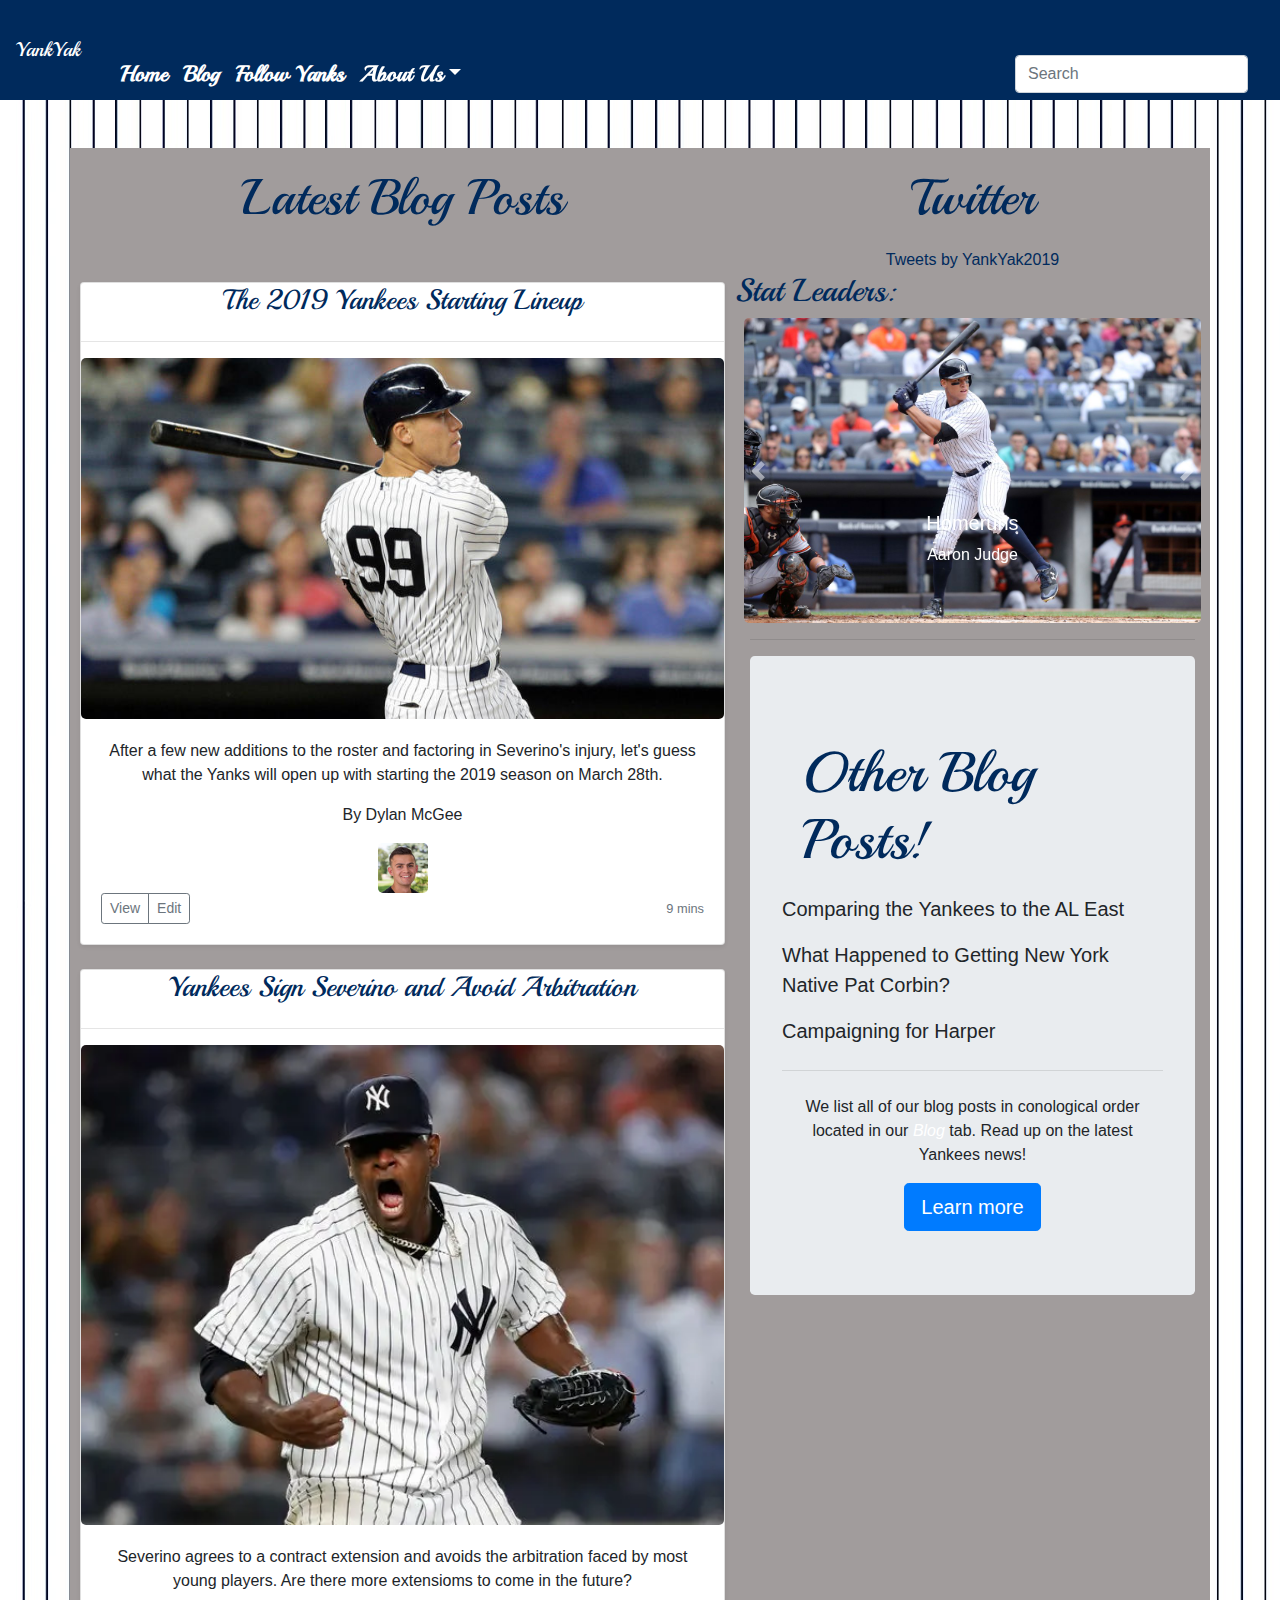
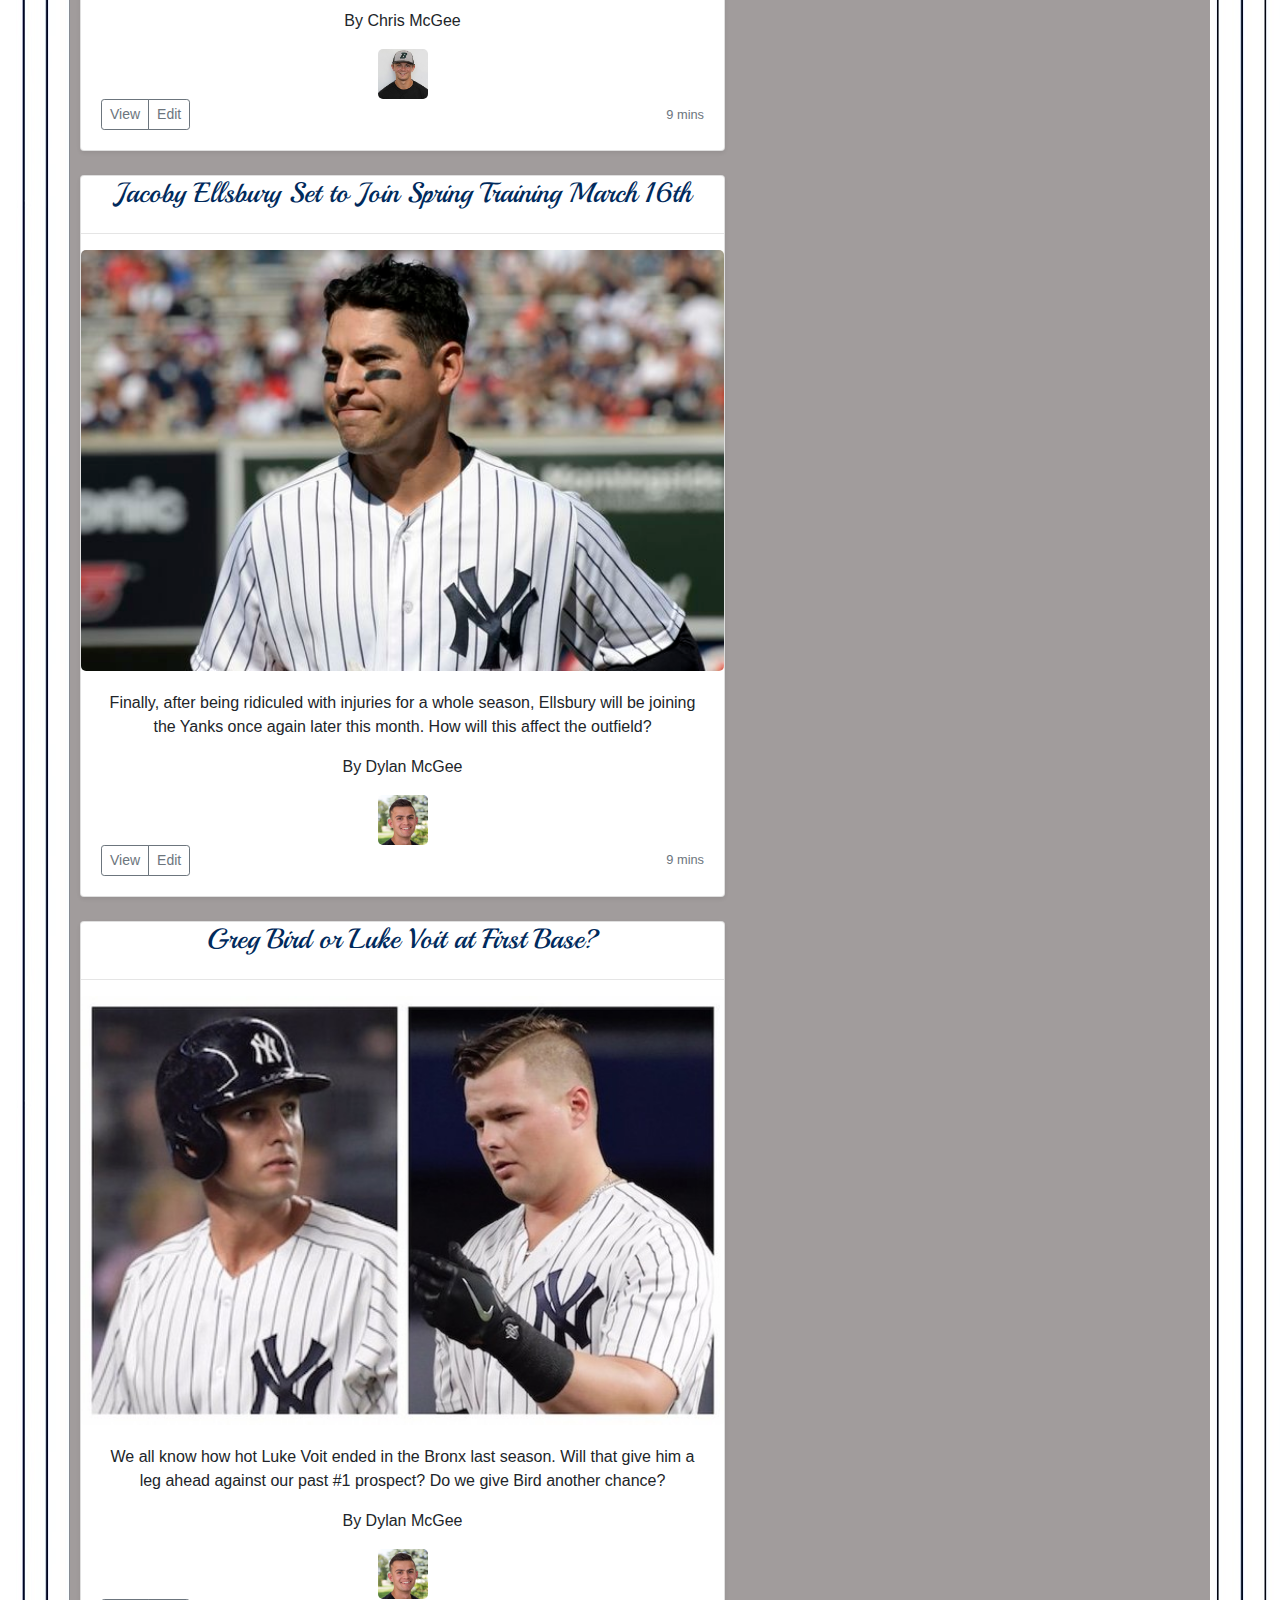
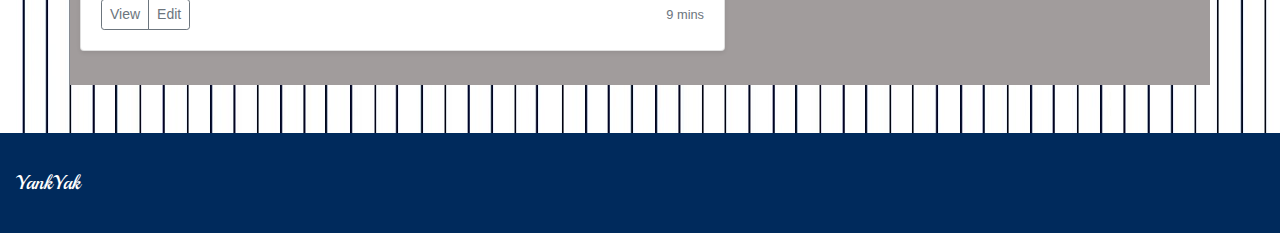
<file: index.html>
<!DOCTYPE html>
<html lang="en">

<head>
    <meta charset="UTF-8">
    <meta name="viewport" content="width=device-width, initial-scale=1.0">
    <meta http-equiv="X-UA-Compatible" content="ie=edge">
    <!-- Bootstrap -->
    <link rel="stylesheet" href="https://stackpath.bootstrapcdn.com/bootstrap/4.3.1/css/bootstrap.min.css"
        integrity="sha384-ggOyR0iXCbMQv3Xipma34MD+dH/1fQ784/j6cY/iJTQUOhcWr7x9JvoRxT2MZw1T" crossorigin="anonymous">
    
    <link rel="stylesheet" href="./css/style.css">
    <link href="https://fonts.googleapis.com/css?family=Playball" rel="stylesheet">
    <!--https://fonts.google.com/specimen/Playball?selection.family=Playball-->
    <link rel="stylesheet" href="https://use.fontawesome.com/releases/v5.7.2/css/all.css"
        integrity="sha384-fnmOCqbTlWIlj8LyTjo7mOUStjsKC4pOpQbqyi7RrhN7udi9RwhKkMHpvLbHG9Sr" crossorigin="anonymous">
    <title>YankYak</title>
    <style>
        .nav-link {
            color: white !important;
        }

        .nav-link {
            color: white !important;
        }
    </style>
</head>

<body background="images/pinstripes.jpg">
    <!--https://www.w3schools.com/tags/att_body_background.asp-->
    <!--START NAV BAR                        NAVBAR-COLLPASE IN LINE 39: KEEP IT AND Z INDEX IS SCREWED UP. TAKE IT OUT AND MY NAVBAR LINKS GO AWAY. NAVBAR TAG IN 39: (i DELETED) IF I ADD IT THEN THE NAVBAR WORKS PERFECTLY BUT ON FULL SCREEN IT SCREWS UP THE LAYOUT OF THE NAVBAR SLIGHTLY  -->
    <nav class=" navbar navbar-expand-md navbar-dark sticky-top">
      
        <button class="navbar-toggler" type="button" data-toggle="collapse" data-target="#navbarsExample03"
            aria-controls="navbarsExample03" aria-expanded="false" aria-label="Toggle navigation">
            <span class="navbar-toggler-icon"></span>
        </button>
        <a class="navbar-brand playball" href="./index.html">YankYak</a>
        
       <!--here--> <div class=" navbar collapse navbar-collapse navbar-default navbar-static-top" id="navbarsExample03" style = "height: 100%;">
            <ul class="navbar-nav mr-auto"><!--mr-auto??-->
                <li class="nav-item active">
                    <a class="nav-link" href="./index.html">Home <span class="sr-only">(current)</span></a>
                </li>
                <li class="nav-item">
                    <a class="nav-link" href="./blog.html">Blog</a>
                </li>
                <li class="nav-item">
                    <a class="nav-link" href="./players-social-media.html">Follow Yanks</a>
                </li>

                <li class="nav-item dropdown">
                    <a class="nav-link dropdown-toggle" href="#" id="dropdown03" data-toggle="dropdown"
                        aria-haspopup="true" aria-expanded="false">About Us</a>
                    <div class="dropdown-menu" aria-labelledby="dropdown03">
                        <a class="dropdown-item" href="./about.html">About Us</a>
                        <a class="dropdown-item" href="./join-us.html">Want to Join the Team?</a>
                    </div>
                </li>
            </ul>
            <form class="form-inline my-2 my-md-0">
                <input class="form-control" type="text" placeholder="Search"><label type="search">
            </form>
        </div>
    </nav>
    <!--END NAV BAR-->
    <br><br>
    <main class="text-center container">
        <div class="row">
            <div class="col-md-7 col-sm-12 col-xs-12;">
                <!--START MAIN LEFT-->
                <h1 class="text-center yankee-blue">Latest Blog Posts</h1>
                <br>
                <div class="padding">
                    <div class="row">
                        <div class="col-md-">
                            <div class="card mb-4 shadow-sm">
                                <h3 class="playball"><a href=blog.html#article-1>The 2019 Yankees Starting Lineup</a></h3>
                                <hr>
                                <img class="img-fluid" src="./images/aaron-judge.png" alt="Aaron Judge Hitting">
                                <div class="card-body">
                                    <p class="card-text">After a few new additions to the roster and factoring in
                                        Severino's
                                        injury, let's guess what the Yanks will open up with starting the 2019
                                        season on March 28th.</p>
                                    <p>By Dylan McGee</p>
                                    <a href="./about.html"><img src="./images/dylan-mcgee.jpg"
                                            alt="Dylan McGee's Article" width="50" class="border-radius"></a>

                                    <div class="d-flex justify-content-between align-items-center">
                                        <div class="btn-group">
                                            <button type="button" class="btn btn-sm btn-outline-secondary">View</button>
                                            <button type="button" class="btn btn-sm btn-outline-secondary">Edit</button>
                                        </div>
                                        <small class="text-muted">9 mins</small>
                                    </div>
                                </div>
                            </div>
                        </div>

                        <div class="col-md-">
                            <div class="card mb-4 shadow-sm">
                                <h3 class="playball"><a href=#article-1>Yankees Sign Severino and Avoid Arbitration</a>
                                </h3>
                                <hr>
                                <img class="img-fluid" src="./images/severino.png" alt="Aaron Judge Hitting">
                                <div class="card-body">
                                    <p class="card-text">Severino agrees to a contract extension and avoids the
                                        arbitration faced by most young players. Are there more extensioms to come in the
                                        future?</p>
                                    <p>By Chris McGee</p>
                                    <a href="./about.html"><img src="./images/chris-mcgee.jpg"
                                            alt="Dylan McGee's Article" width="50" class="border-radius"></a>

                                    <div class="d-flex justify-content-between align-items-center">
                                        <div class="btn-group">
                                            <button type="button" class="btn btn-sm btn-outline-secondary">View</button>
                                            <button type="button" class="btn btn-sm btn-outline-secondary">Edit</button>
                                        </div>
                                        <small class="text-muted">9 mins</small>
                                    </div>
                                </div>
                            </div>
                        </div>

                        <div class="col-md-">
                            <div class="card mb-4 shadow-sm">
                                <h3 class="playball"><a href=blog.html>Jacoby Ellsbury Set to Join Spring Training March
                                        16th</a></h3>
                                <hr>
                                <img class="img-fluid" src="./images/jacoby-ellsbury.jpg" alt="Aaron Judge Hitting">
                                <div class="card-body">
                                    <p class="card-text">Finally, after being ridiculed with injuries for a whole
                                        season, Ellsbury will be joining the Yanks once again later this month. How will
                                        this affect the outfield?</p>
                                    <p>By Dylan McGee</p>
                                    <a href="./about.html"><img src="./images/dylan-mcgee.jpg"
                                            alt="Dylan McGee's Article" width="50" class="border-radius"></a>

                                    <div class="d-flex justify-content-between align-items-center">
                                        <div class="btn-group">
                                            <button type="button" class="btn btn-sm btn-outline-secondary">View</button>
                                            <button type="button" class="btn btn-sm btn-outline-secondary">Edit</button>
                                        </div>
                                        <small class="text-muted">9 mins</small>
                                    </div>
                                </div>
                            </div>
                        </div>

                        <div class="col-md-">
                            <div class="card mb-4 shadow-sm">
                                <h3 class="playball"><a href=blog.html#article-2>Greg Bird or Luke Voit at First Base?</a></h3>
                                <hr>
                                <img class="img-fluid" src="./images/greg-bird-vs-luke-voit.jpg"
                                    alt="Greg Bird (Left) Luke Voit (Right) ">
                                <div class="card-body">
                                    <p class="card-text">We all know how hot Luke Voit ended in the Bronx last season.
                                        Will that give him a leg ahead against our past #1 prospect? Do we give Bird
                                        another chance?</p>
                                    <p>By Dylan McGee</p>
                                    <a href="./about.html"><img src="./images/dylan-mcgee.jpg"
                                            alt="Dylan McGee's Article" width="50" class="border-radius"></a>

                                    <div class="d-flex justify-content-between align-items-center">
                                        <div class="btn-group">
                                            <button type="button" class="btn btn-sm btn-outline-secondary">View</button>
                                            <button type="button" class="btn btn-sm btn-outline-secondary">Edit</button>
                                        </div>
                                        <small class="text-muted">9 mins</small>
                                    </div>
                                </div>
                            </div>
                        </div>

                    </div>
                </div>
            </div>
            <!--END MAIN LEFT-->
            <!--START MAIN RIGHT-->
            <div class="col-md-5">
                <h1 class="playball yankee-blue text-center">Twitter</h1>
                <a class="twitter-timeline" data-height="600" data-theme="light" data-link-color="#002a5c"
                    href="https://twitter.com/YankYak2019?ref_src=twsrc%5Etfw">Tweets by YankYak2019</a>
                <script async src="https://platform.twitter.com/widgets.js" charset="utf-8"></script>
                <!--EMBEDDED TWITTER FEED USING TWITTER'S WIDGET FUNCTION-->
                <script type="text/javascript"
                    src="https://widgets.sports-reference.com/wg.fcgi?script=br_standings&amp;params=br_standings_lg:AL,br_standings_div:E,br_standings_css:0&amp;css=1"></script>
                <!--EMBEDDED STANDINGS USING BASEBALL REFERENCE WIDGET FUNCTION-->
                <section class="row">
                    <br>
                    <hr>
                    <!--START STAT LEADERS-->
                    <!--START CAROUSEL-->
                    <h2 class=" text-center playball">Stat Leaders:</h2>
                    <div class="row">
                            <div id="carouselExampleControls" class="carousel slide px-4" data-ride="carousel">
                                    <div class="carousel-inner">
                                      <div class="carousel-item active img-fluid">
                                        <img class="d-block w-100" src="./images/aaron-judge-2.jpg" alt="Aaron Judge: Homerun Leader">
                                        <div class="carousel-caption d-none d-md-block">
                                                <h5>Homeruns</h5>
                                                <p>Aaron Judge</p>
                                              </div>
                                      </div>
                                      <div class="carousel-item img-fluid">
                                        <img class="d-block w-100" src="./images/brett-gardner-2.jpg" alt="Brett Gardner: Steals Leader">
                                        <div class="carousel-caption d-none d-md-block">
                                                <h5>Stolen Bases</h5>
                                                <p>Brett Gardner</p>
                                              </div>
  
                                    </div>
                                      <div class="carousel-item img-fluid">
                                        <img class="d-block w-100" src="./images/luke-voit-2.jpg" alt="Luke Voit: Doubles Leader">
                                        <div class="carousel-caption d-none d-md-block">
                                                <h5>Doubles</h5>
                                                <p>Luke Voit</p>
                                              </div>

                                    </div>
                                    </div>
                                    <a class="carousel-control-prev" href="#carouselExampleControls" role="button" data-slide="prev">
                                      <span class="carousel-control-prev-icon" aria-hidden="true"></span>
                                      <span class="sr-only">Previous</span>
                                    </a>
                                    <a class="carousel-control-next" href="#carouselExampleControls" role="button" data-slide="next">
                                      <span class="carousel-control-next-icon" aria-hidden="true"></span>
                                      <span class="sr-only">Next</span>
                                    </a>
                                  </div>
                                  </div>
                        <!--END CAROUSEL-->
                </section>
                <hr>
                <!--END CALENDAR-->

                <div class="jumbotron">
                    <!--'OTHER BLOG POSTS'-->
                    <h1 class="display-4 yankee-blue">Other Blog Posts!</h1>
                    <p class="lead text-left">Comparing the Yankees to the AL East</p>
                    <p class="lead text-left">What Happened to Getting New York Native Pat Corbin?</p>
                    <p class="lead text-left">Campaigning for Harper</p>
                    <hr class="my-4">
                    <p>We list all of our blog posts in conological order located in our <i>Blog</i> tab. Read up on the
                        latest Yankees news!</p>
                    <a class="btn btn-primary btn-lg" href="blog.html" role="button">Learn more</a>
                </div><!-- END 'OTHER BLOG POSTS'-->
            </div>

            <!--END MAIN RIGHT-->

        </div>
    </main>
    <br><br>
    <!--FOOTER-->
    <nav class="navbar navbar-expand-sm navbar-dark bg-dark">
        <a class="navbar-brand playball" href="./index.html">YankYak</a>
      
       
    </nav>
    <!--END FOOTER-->
    <!--BOOTSTRAP JS-->
    <script src="https://code.jquery.com/jquery-3.3.1.slim.min.js"
        integrity="sha384-q8i/X+965DzO0rT7abK41JStQIAqVgRVzpbzo5smXKp4YfRvH+8abtTE1Pi6jizo"
        crossorigin="anonymous"></script>
    <script src="https://cdnjs.cloudflare.com/ajax/libs/popper.js/1.14.7/umd/popper.min.js"
        integrity="sha384-UO2eT0CpHqdSJQ6hJty5KVphtPhzWj9WO1clHTMGa3JDZwrnQq4sF86dIHNDz0W1"
        crossorigin="anonymous"></script>
    <script src="https://stackpath.bootstrapcdn.com/bootstrap/4.3.1/js/bootstrap.min.js"
        integrity="sha384-JjSmVgyd0p3pXB1rRibZUAYoIIy6OrQ6VrjIEaFf/nJGzIxFDsf4x0xIM+B07jRM"
        crossorigin="anonymous"></script>
  


</body>

</html>
</file>
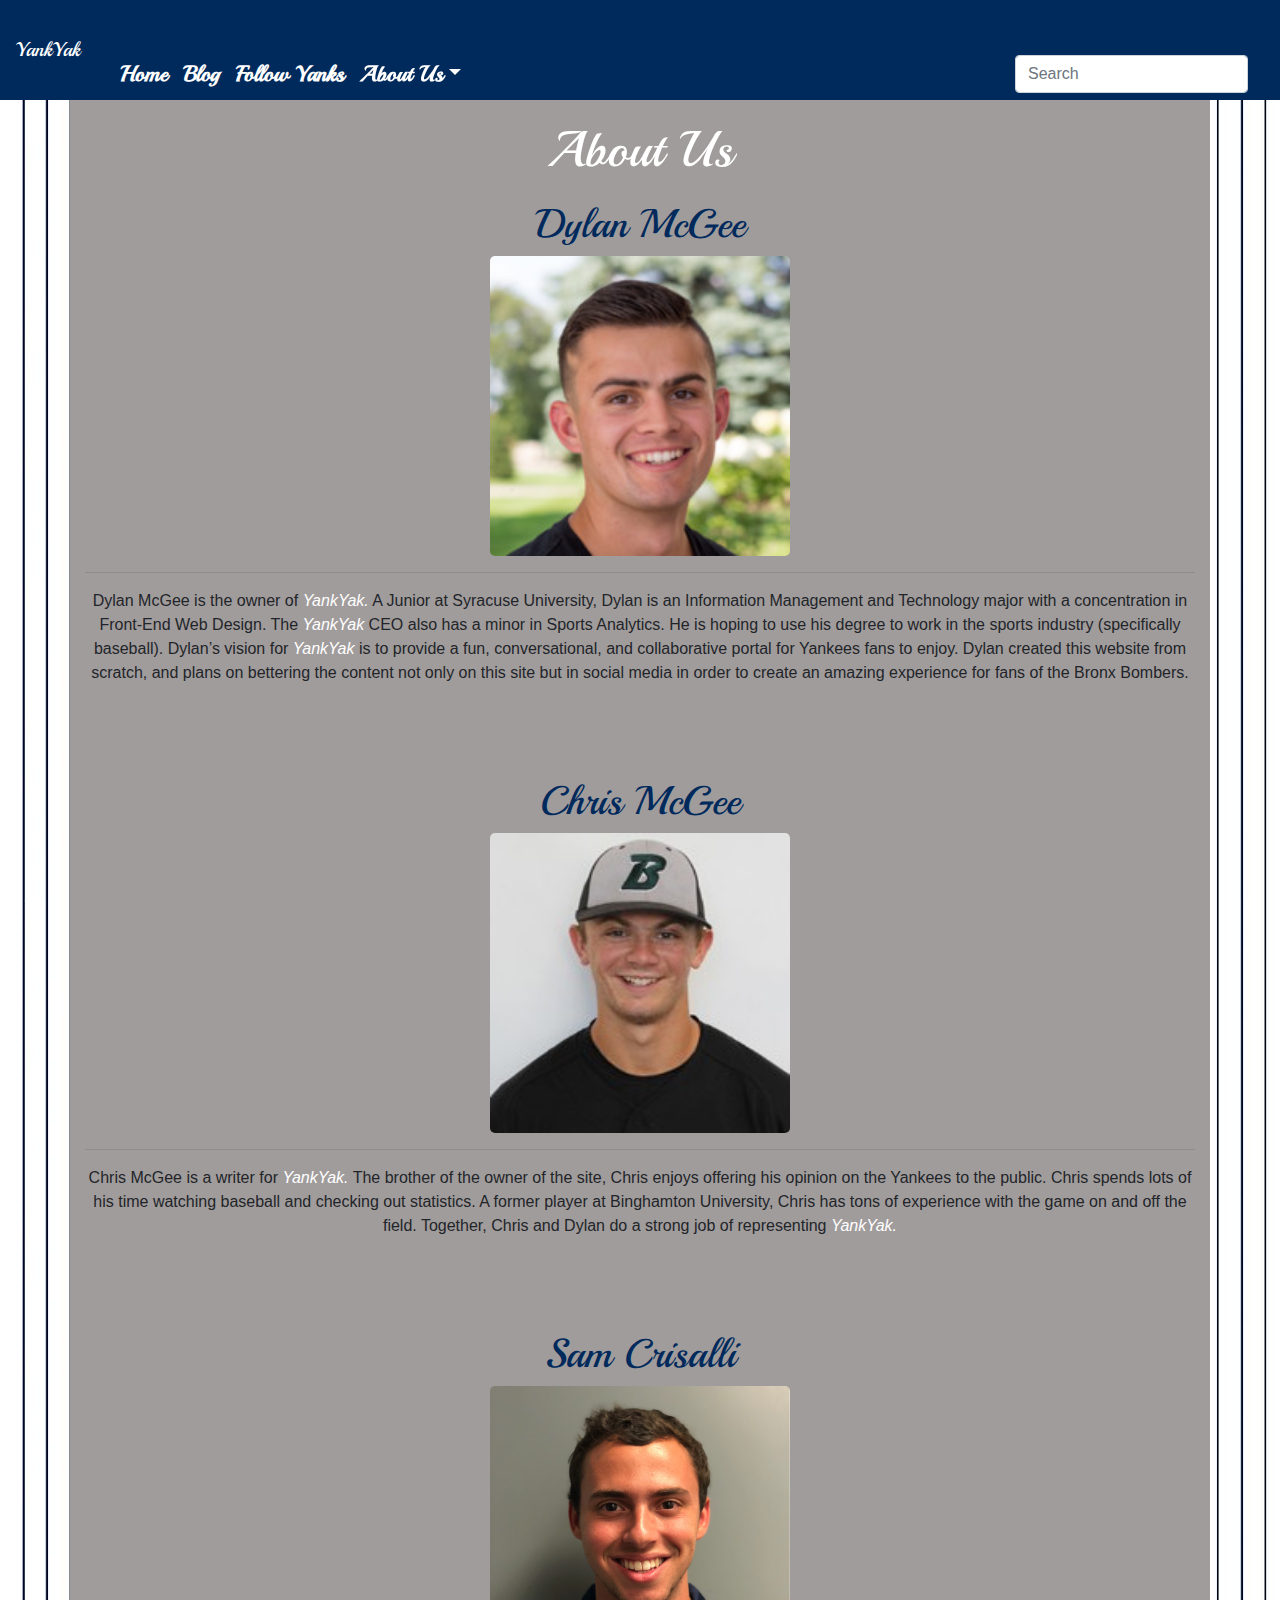
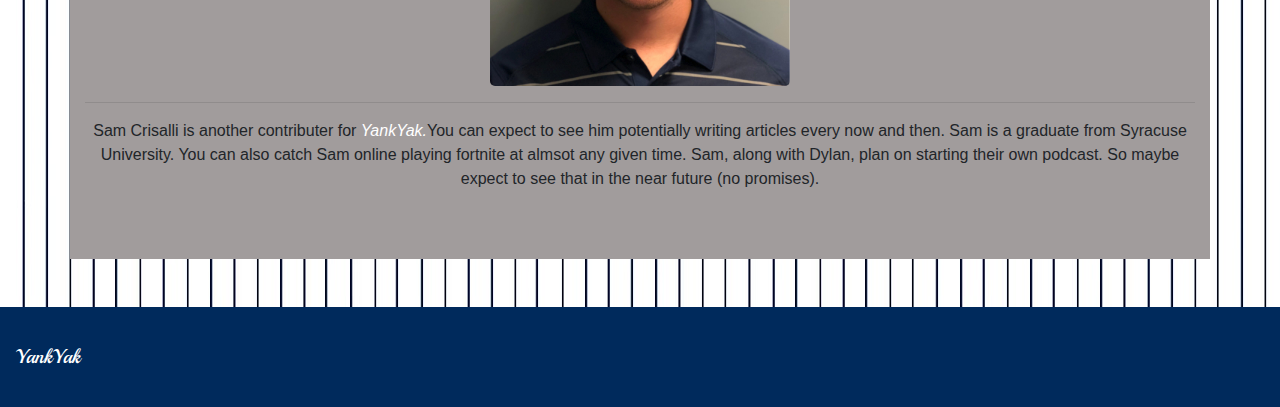
<file: about.html>
<!DOCTYPE html>
<html lang="en">
<head>
    <meta charset="UTF-8">
    <meta name="viewport" content="width=device-width, initial-scale=1.0">
    <meta http-equiv="X-UA-Compatible" content="ie=edge">
    <link rel="stylesheet" href="https://stackpath.bootstrapcdn.com/bootstrap/4.3.1/css/bootstrap.min.css"
    integrity="sha384-ggOyR0iXCbMQv3Xipma34MD+dH/1fQ784/j6cY/iJTQUOhcWr7x9JvoRxT2MZw1T" crossorigin="anonymous">
    <link rel="stylesheet" href="./css/style.css">
    <link href="https://fonts.googleapis.com/css?family=Playball" rel="stylesheet"><!--https://fonts.google.com/specimen/Playball?selection.family=Playball-->
    <link rel="stylesheet" href="https://use.fontawesome.com/releases/v5.7.2/css/all.css" integrity="sha384-fnmOCqbTlWIlj8LyTjo7mOUStjsKC4pOpQbqyi7RrhN7udi9RwhKkMHpvLbHG9Sr" crossorigin="anonymous">

    <title>YankYak</title>
    <style>
        .fab{
            color: #002A5C;
        }
        .nav-link{
        color:white !important;
      }
      </style>
</head>
<body class ="background_img" background="images/pinstripes.jpg"></body>
    <!--START NAV BAR                        NAVBAR-COLLPASE IN LINE 39: KEEP IT AND Z INDEX IS SCREWED UP. TAKE IT OUT AND MY NAVBAR LINKS GO AWAY. NAVBAR TAG IN 39: (i DELETED) IF I ADD IT THEN THE NAVBAR WORKS PERFECTLY BUT ON FULL SCREEN IT SCREWS UP THE LAYOUT OF THE NAVBAR SLIGHTLY  -->
    <nav class=" navbar navbar-expand-md navbar-dark sticky-top">
      
      <button class="navbar-toggler" type="button" data-toggle="collapse" data-target="#navbarsExample03"
          aria-controls="navbarsExample03" aria-expanded="false" aria-label="Toggle navigation">
          <span class="navbar-toggler-icon"></span>
      </button>
      <a class="navbar-brand playball" href="./index.html">YankYak</a>
      
     <!--here--> <div class=" navbar collapse navbar-collapse navbar-default navbar-static-top" id="navbarsExample03" style = "height: 100%;">
          <ul class="navbar-nav mr-auto"><!--mr-auto??-->
              <li class="nav-item active">
                  <a class="nav-link" href="./index.html">Home <span class="sr-only">(current)</span></a>
              </li>
              <li class="nav-item">
                  <a class="nav-link" href="./blog.html">Blog</a>
              </li>
              <li class="nav-item">
                  <a class="nav-link" href="./players-social-media.html">Follow Yanks</a>
              </li>

              <li class="nav-item dropdown">
                  <a class="nav-link dropdown-toggle" href="#" id="dropdown03" data-toggle="dropdown"
                      aria-haspopup="true" aria-expanded="false">About Us</a>
                  <div class="dropdown-menu" aria-labelledby="dropdown03">
                      <a class="dropdown-item" href="./about.html">About Us</a>
                      <a class="dropdown-item" href="./join-us.html">Want to Join the Team?</a>
                  </div>
              </li>
          </ul>
          <form class="form-inline my-2 my-md-0">
              <input class="form-control" type="text" placeholder="Search">
          </form>
      </div>
  </nav>
  <!--END NAV BAR-->
  <main class="container">
        <div class=" row ">
          <h1 class ="text-center">About Us</h1>
            <div class="text-center col-md-12 col-sm-12 col-xs-12">
                <h2 class="playball font-size-40">Dylan McGee</h2>
                <img src="./images/dylan-mcgee.jpg" alt="Dylan McGee: The Founder of YankkYak" width= "300" class="border-radius">
                <hr>
                <p>Dylan McGee is the owner of <i>YankYak.</i> A Junior at Syracuse University, Dylan is an Information Management and Technology major with a concentration in Front-End
                     Web Design. The <i>YankYak</i> CEO also has a minor in Sports Analytics. He is hoping to use his degree to work in the sports industry (specifically baseball).
                      Dylan’s vision for <i>YankYak</i> is to provide a fun, conversational, and collaborative portal for Yankees fans to enjoy. Dylan created this website from scratch, 
                      and plans on bettering the content not only on this site but in social media in order to create an amazing experience for fans of the Bronx Bombers.</p>
                <br>
                <div class="row text-center padding-bottom">
                    <div class="col-md-12 col-sm-12 col-xs-12">
                        <a target ="_blank" href= "https://twitter.com/DMcGee20"  alt="Twitter Page"><i class="fab fa-twitter"></i></a>
                        <a target ="_blank" href= "https://www.instagram.com/dmcgee2036/" alt="Facebook Page"><i class="fab fa-instagram"></i></a>
                          <a target ="_blank" href= "https://accounts.snapchat.com/accounts/snapcodes" alt ="snapchat code"><i class="fab fa-snapchat-ghost"></i></a>
                            <a target ="_blank" href= "https://www.linkedin.com/in/dmcgee20/"><i class="fab fa-linkedin-in" alt ="LinkedIn Page"></i></a>
                              <a target ="_blank" href= "https://www.facebook.com/dylan.mcgee.96" alt ="Facebook Page"><i class="fab fa-facebook-f" ></i></a>
                    </div>
        
            </div>
        </div>
            <div class="text-center col-md-12 col-sm-12 col-xs-12">
                <h2 class="playball font-size-40">Chris McGee</h2>
                <img src="./images/chris-mcgee.jpg" alt="Chris McGee: Writer" width= "300" class="border-radius">
                <hr>
                <p>Chris McGee is a writer for <i>YankYak.</i> The brother of the owner of the site, Chris enjoys offering his opinion on the Yankees to the public. Chris spends lots
                     of his time watching baseball and checking out statistics. A former player at Binghamton University, Chris has tons of experience with the game on and off the field.
                      Together, Chris and Dylan do a strong job of representing <i>YankYak.</i> </p>
                <br>
                <div class="row text-center padding-bottom">
                    <div class="col-md-12 col-sm-12 col-xs-12">
                        <a target ="_blank" href= "https://twitter.com/CMcGee19"  alt="Twitter Page"><i class="fab fa-twitter"></i></a>
                        <a target ="_blank" href= "https://www.instagram.com/cmcgee6/" alt="Facebook Page"><i class="fab fa-instagram"></i></a>
                          <a target ="_blank" href= "#"><i class="fab fa-snapchat-ghost" alt ="snapchat code"></i></a>
                            <a target ="_blank" href= "https://www.linkedin.com/in/christopher-mcgee-623a5b17a/" alt ="LinkedIn Page"><i class="fab fa-linkedin-in"></i></a>
                              <a target ="_blank" href= "https://www.facebook.com/chris.mcgee.351" alt ="Facebook Page"><i class="fab fa-facebook-f"></i></a>
                    </div>
        
            </div>
        </div>
            <div class="text-center col-md-12 col-sm-12 col-xs-12">
                <h2 class="playball font-size-40">Sam Crisalli</h2>
                <img src="./images/sam-crisalli.jpg" alt="Sam Crisalli: Writer"  width= "300" class="border-radius">
                <hr>
                <p>Sam Crisalli is another contributer for <i>YankYak.</i>You can expect to see him potentially writing articles every now and then. Sam is a graduate from Syracuse University.
                You can also catch Sam online playing fortnite at almsot any given time. Sam, along with Dylan, plan on starting their own podcast. So maybe expect to see that in the near future (no promises). </p>
                
                <div class="row text-center padding-bottom">
                    <div class="col-md-12 col-sm-12 col-xs-12">
                        <a target ="_blank" href= "https://twitter.com/scrisalli23" alt="Twitter Page"><i class="fab fa-twitter"></i></a>
                        <a target ="_blank" href= "https://www.instagram.com/samcrisalli/" alt="Facebook Page"><i class="fab fa-instagram"></i></a>
                          <a target ="_blank" href= "#"><i class="fab fa-snapchat-ghost" alt ="snapchat code"></i></a>
                            <a target ="_blank" href= "https://www.linkedin.com/in/samcrisalli/" alt ="LinkedIn Page"><i class="fab fa-linkedin-in"></i></a>
                              <a target ="_blank" href= "https://www.facebook.com/sam.crisalli"alt ="Facebook Page"><i class="fab fa-facebook-f"></i></a>
                    </div>
        
            </div>
        </div>
        
        </div>
        
    </main>
    <br><br>
    <nav class="navbar navbar-expand-sm navbar-dark bg-dark">
      <a class="navbar-brand playball" href="./index.html">YankYak</a>
     
    </nav>
    <script src="https://code.jquery.com/jquery-3.3.1.slim.min.js"
        integrity="sha384-q8i/X+965DzO0rT7abK41JStQIAqVgRVzpbzo5smXKp4YfRvH+8abtTE1Pi6jizo"
        crossorigin="anonymous"></script>
    <script src="https://cdnjs.cloudflare.com/ajax/libs/popper.js/1.14.7/umd/popper.min.js"
        integrity="sha384-UO2eT0CpHqdSJQ6hJty5KVphtPhzWj9WO1clHTMGa3JDZwrnQq4sF86dIHNDz0W1"
        crossorigin="anonymous"></script>
    <script src="https://stackpath.bootstrapcdn.com/bootstrap/4.3.1/js/bootstrap.min.js"
        integrity="sha384-JjSmVgyd0p3pXB1rRibZUAYoIIy6OrQ6VrjIEaFf/nJGzIxFDsf4x0xIM+B07jRM"
        crossorigin="anonymous"></script>
</body>
</html>
</file>
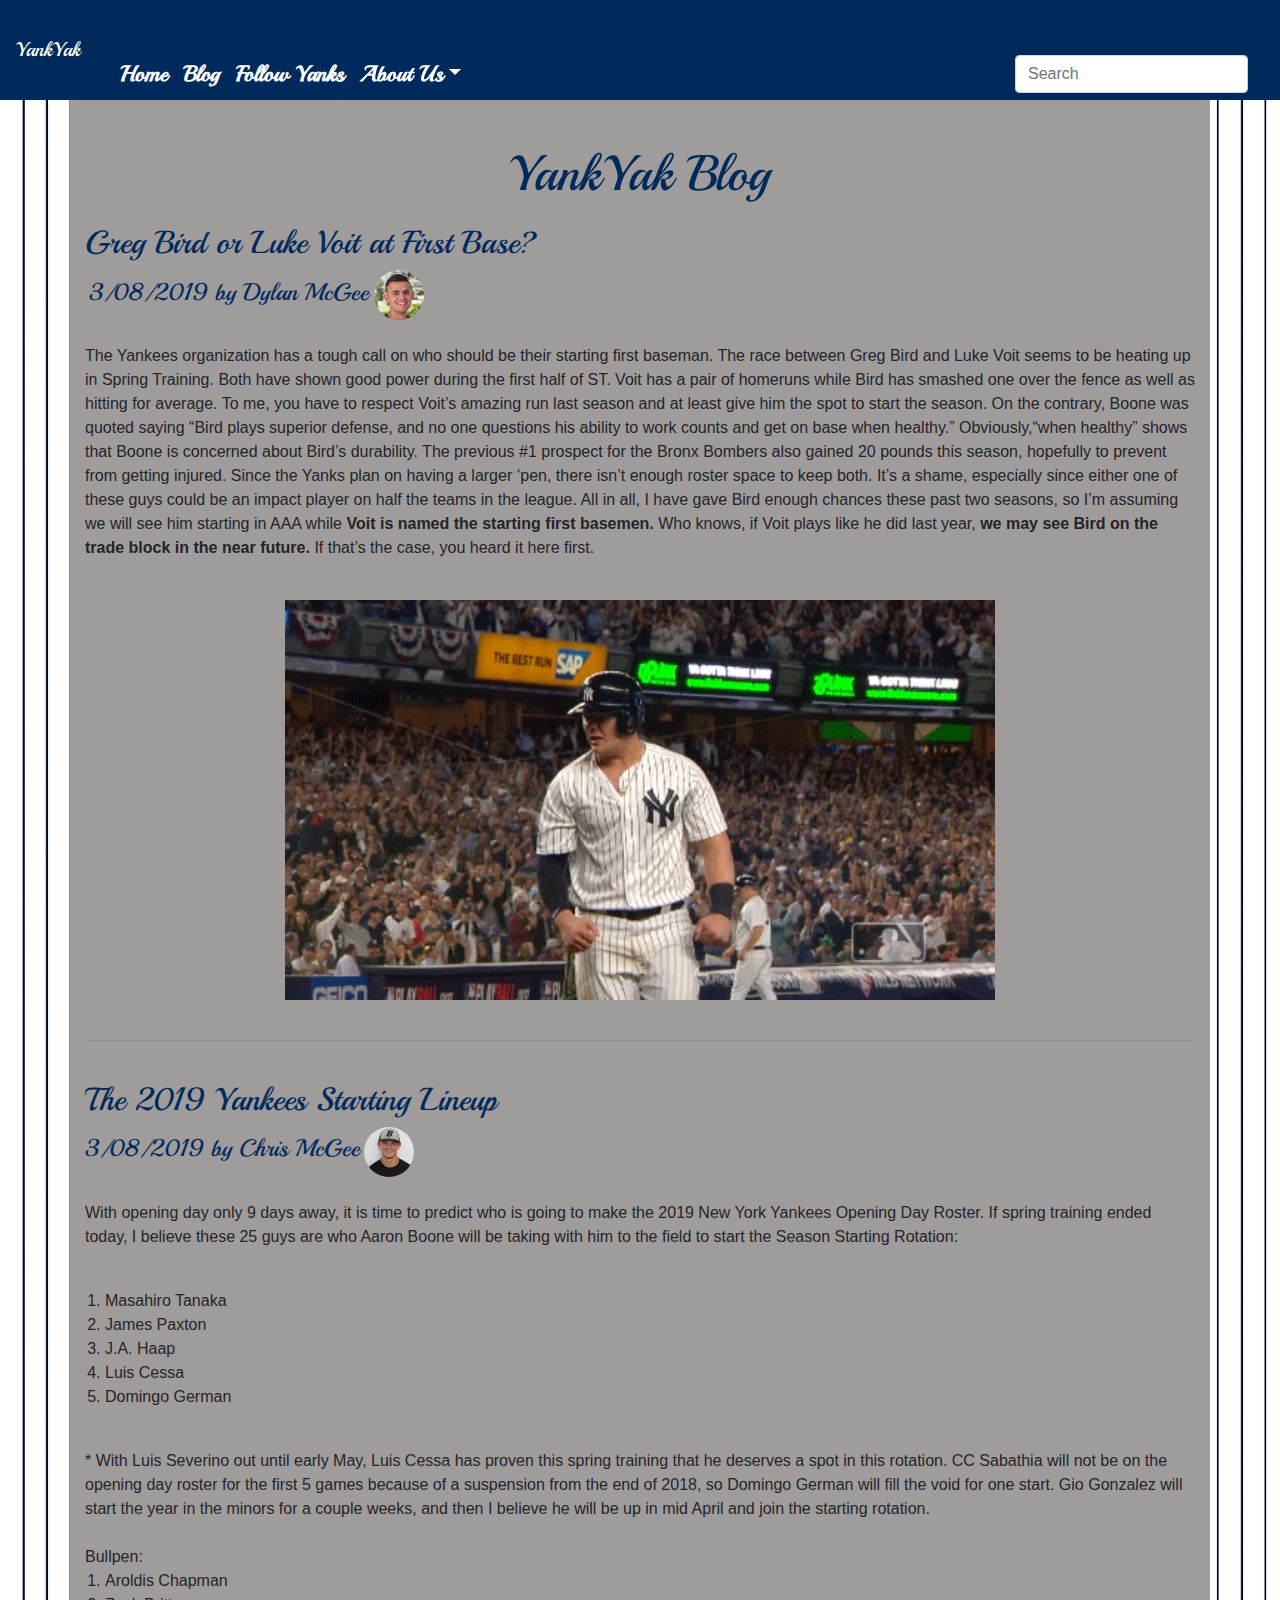
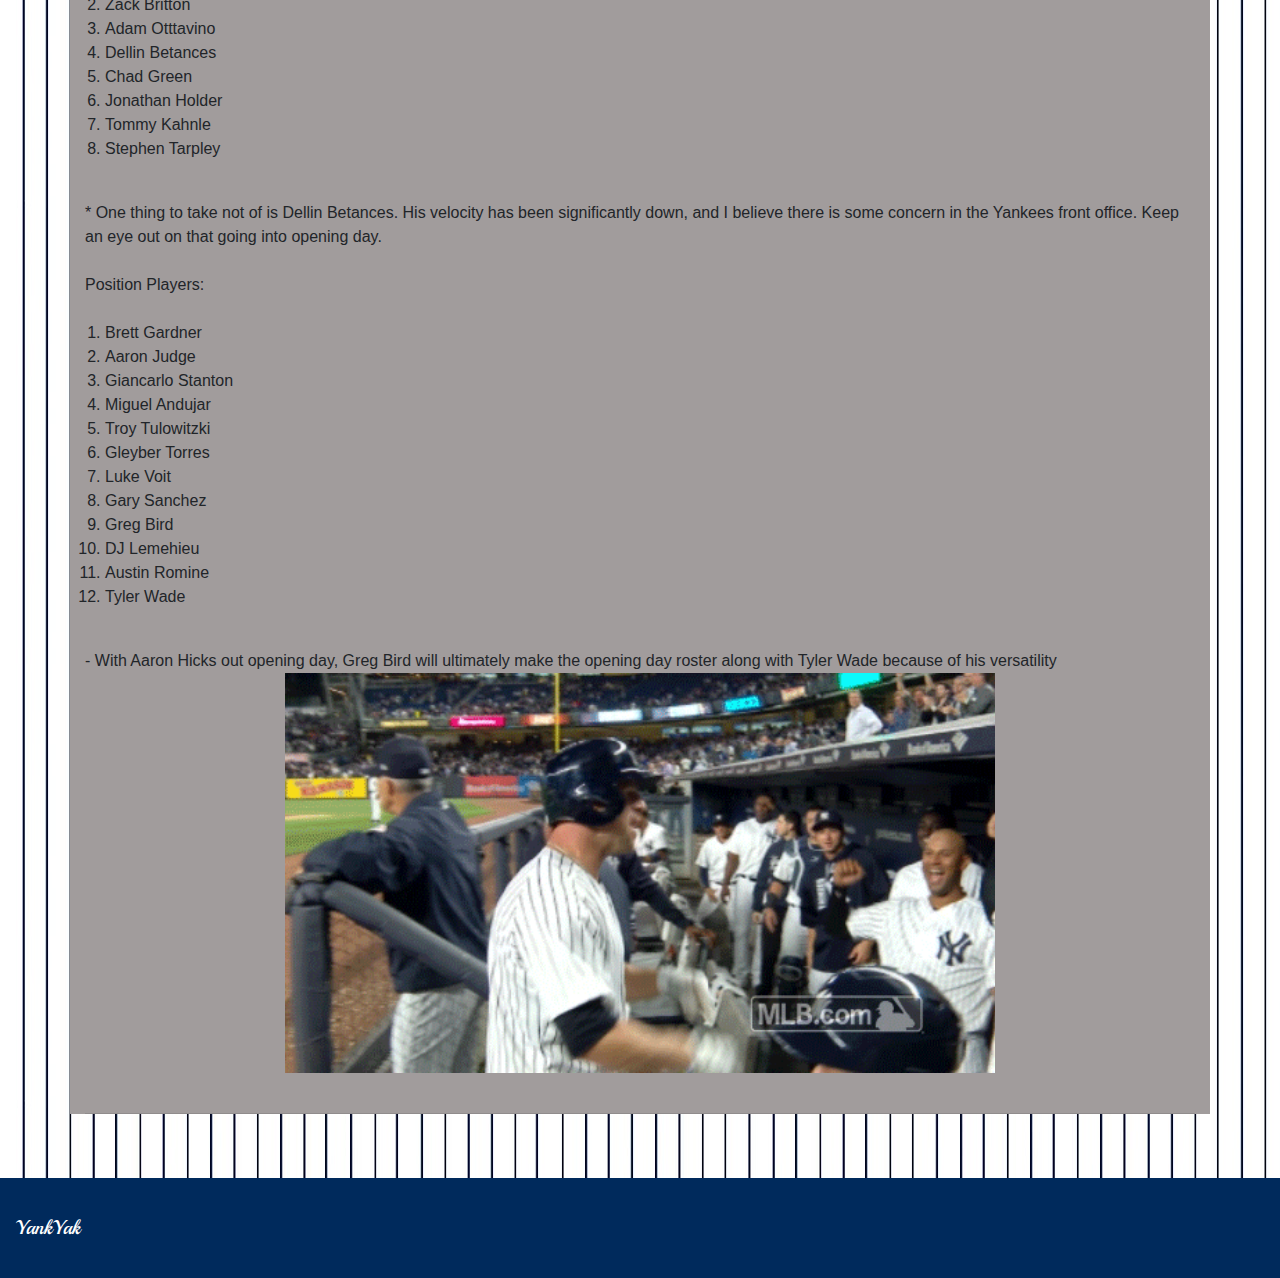
<file: blog.html>
<!DOCTYPE html>
<html lang="en">
<head>
    <meta charset="UTF-8">
    <meta name="viewport" content="width=device-width, initial-scale=1.0">
    <meta http-equiv="X-UA-Compatible" content="ie=edge">
    <link rel="stylesheet" href="https://stackpath.bootstrapcdn.com/bootstrap/4.3.1/css/bootstrap.min.css"
    integrity="sha384-ggOyR0iXCbMQv3Xipma34MD+dH/1fQ784/j6cY/iJTQUOhcWr7x9JvoRxT2MZw1T" crossorigin="anonymous">
    <link rel="stylesheet" href="./css/style.css">
    <link href="https://fonts.googleapis.com/css?family=Playball" rel="stylesheet"><!--https://fonts.google.com/specimen/Playball?selection.family=Playball-->

    <title>Blog</title>
    <style>
        ol{
            padding-left: 20px;
        }
        .fab{
            color: #002A5C;
        }
        .nav-link{
            color:white !important;
          }
    </style>
</head>

<body background="images/pinstripes.jpg"> <!--https://www.w3schools.com/tags/att_body_background.asp-->
    
      
    <!--START NAV BAR                        NAVBAR-COLLPASE IN LINE 39: KEEP IT AND Z INDEX IS SCREWED UP. TAKE IT OUT AND MY NAVBAR LINKS GO AWAY. NAVBAR TAG IN 39: (i DELETED) IF I ADD IT THEN THE NAVBAR WORKS PERFECTLY BUT ON FULL SCREEN IT SCREWS UP THE LAYOUT OF THE NAVBAR SLIGHTLY  -->
    <nav class=" navbar navbar-expand-md navbar-dark sticky-top">
      
      <button class="navbar-toggler" type="button" data-toggle="collapse" data-target="#navbarsExample03"
          aria-controls="navbarsExample03" aria-expanded="false" aria-label="Toggle navigation">
          <span class="navbar-toggler-icon"></span>
      </button>
      <a class="navbar-brand playball" href="./index.html">YankYak</a>
      
     <!--here--> <div class=" navbar collapse navbar-collapse navbar-default navbar-static-top" id="navbarsExample03" style = "height: 100%;">
          <ul class="navbar-nav mr-auto"><!--mr-auto??-->
              <li class="nav-item active">
                  <a class="nav-link" href="./index.html">Home <span class="sr-only">(current)</span></a>
              </li>
              <li class="nav-item">
                  <a class="nav-link" href="./blog.html">Blog</a>
              </li>
              <li class="nav-item">
                  <a class="nav-link" href="./players-social-media.html">Follow Yanks</a>
              </li>

              <li class="nav-item dropdown">
                  <a class="nav-link dropdown-toggle" href="#" id="dropdown03" data-toggle="dropdown"
                      aria-haspopup="true" aria-expanded="false">About Us</a>
                  <div class="dropdown-menu" aria-labelledby="dropdown03">
                      <a class="dropdown-item" href="./about.html">About Us</a>
                      <a class="dropdown-item" href="./join-us.html">Want to Join the Team?</a>
                  </div>
              </li>
          </ul>
          <form class="form-inline my-2 my-md-0">
              <input class="form-control" type="text" placeholder="Search">
          </form>
      </div>
  </nav>
  <!--END NAV BAR-->
  <main class="container">
        <br>
        <h1 class="text-center yankee-blue">YankYak Blog</h1>
        <h2 id="article-2" class="playball">Greg Bird or Luke Voit at First Base?</h2>
        <div class="inline-block"></div>
        <h4 class="playball" style= display:inline; >3/08/2019 by <a href="./about.html"> Dylan McGee</a></h4>
        <img src="./images/dylan-mcgee.jpg" alt="Dylan McGee's Article" width="50" class="border-radius">
        <br>
        <br>
        <p>The Yankees organization has a tough call on who should be their starting first baseman. The race between Greg Bird and Luke Voit seems to be heating up in Spring Training. 
            Both have shown good power during the first half of ST. Voit has a pair of homeruns while Bird has smashed one over the fence as well as hitting for average. To me, you have
             to respect Voit’s amazing run last season and at least give him the spot to start the season. On the contrary, Boone was quoted saying “Bird plays superior defense, and no
              one questions his ability to work counts and get on base when healthy.” Obviously,“when healthy” shows that Boone is concerned about Bird’s durability. The previous #1 
              prospect for the Bronx Bombers also gained 20 pounds this season, hopefully to prevent from getting injured. Since the Yanks plan on having a larger ‘pen, there isn’t 
              enough roster space to keep both. It’s a shame, especially since either one of these guys could be an impact player on half the teams in the league. All in all, I have
               gave Bird enough chances these past two seasons, so I’m assuming we will see him starting in AAA while <strong> Voit is named the starting first basemen.</strong> Who knows, if Voit plays 
               like he did last year, <strong> we may see Bird on the trade block in the near future.</strong> If that’s the case, you heard it here first.
        </p>
            <br>
            <div class="text-center">
                <img  class="text-center col-md-8 col-sm-12 col-xs-12" src="./images/luke-voit.gif" alt="Luke Voit Celebrating" >
            </div>
            <br>
            <hr>
            <br>
        <h2 id="article-1" class='playball'>The 2019 Yankees Starting Lineup</h2>
        <h4 class="playball" style= display:inline; >3/08/2019 by <a href="./about.html"> Chris McGee</a></h4>
        <img src="./images/chris-mcgee.jpg" alt="Chris McGee's Article" width="50" class="border-radius">
        <br>
        <br>
        <p>
            With opening day only 9 days away, it is time to predict who is going to make the 2019 New York Yankees Opening Day Roster. If spring training ended today, I believe these 25 guys are who Aaron Boone will be taking with him to the field to start the Season     
            Starting Rotation:
        </p>
        <br>
                <ol>
                    <li>Masahiro Tanaka</li>
                    <li>James Paxton</li>
                    <li>J.A. Haap</li>
                    <li>Luis Cessa</li>
                    <li>Domingo German</li>
                </ol>
                <br>
                * With Luis Severino out until early May, Luis Cessa has proven this spring training that he deserves a spot in this rotation. CC Sabathia will not be on the opening day roster for the first 5 games because of a suspension from the end of 2018, so Domingo German will fill the void for one start. Gio Gonzalez will start the year in the minors for a couple weeks, and then I believe he will be up in mid April and join the starting rotation.
                <br>
                <br>
                Bullpen:
                <br>
                <ol>
                    <li>Aroldis Chapman</li>
                    <li>Zack Britton</li>
                    <li>Adam Otttavino</li>
                    <li>Dellin Betances</li>
                    <li>Chad Green</li>
                    <li>Jonathan Holder</li>
                    <li>Tommy Kahnle</li>
                    <li>Stephen Tarpley</li>
                </ol>
                <br>
                
                * One thing to take not of is Dellin Betances. His velocity has been significantly down, and I believe there is some concern in the Yankees front office. Keep an eye out on that going into opening day.
                <br>
                <br>
                Position Players:
                <br>
                <br>
                <ol>
                    <li>Brett Gardner</li>
                    <li>Aaron Judge</li>
                    <li>Giancarlo Stanton</li>
                    <li>Miguel Andujar</li>
                    <li>Troy Tulowitzki</li>
                    <li>Gleyber Torres</li>
                    <li>Luke Voit</li>
                    <li>Gary Sanchez</li>
                    <li>Greg Bird</li>
                    <li>DJ Lemehieu</li>
                    <li>Austin Romine</li>
                    <li>Tyler Wade</li>
                </ol>
                <br>
                
                - With Aaron Hicks out opening day, Greg Bird will ultimately make the opening day roster along with Tyler Wade because of his versatility 
        
            <br>
            <div class="text-center ">
                <img  class="text-center col-md-8 col-sm-12 col-xs-12" src="./images/team.gif" alt="Luke Voit Celebrating">
            </div>
            <br>
            <hr>
    </main>
    <br><br>
    <nav class="navbar navbar-expand-sm navbar-dark bg-dark">
      <a class="navbar-brand playball" href="./index.html">YankYak</a>

             
    </nav>
    <script src="https://code.jquery.com/jquery-3.3.1.slim.min.js"
        integrity="sha384-q8i/X+965DzO0rT7abK41JStQIAqVgRVzpbzo5smXKp4YfRvH+8abtTE1Pi6jizo"
        crossorigin="anonymous"></script>
    <script src="https://cdnjs.cloudflare.com/ajax/libs/popper.js/1.14.7/umd/popper.min.js"
        integrity="sha384-UO2eT0CpHqdSJQ6hJty5KVphtPhzWj9WO1clHTMGa3JDZwrnQq4sF86dIHNDz0W1"
        crossorigin="anonymous"></script>
    <script src="https://stackpath.bootstrapcdn.com/bootstrap/4.3.1/js/bootstrap.min.js"
        integrity="sha384-JjSmVgyd0p3pXB1rRibZUAYoIIy6OrQ6VrjIEaFf/nJGzIxFDsf4x0xIM+B07jRM"
        crossorigin="anonymous"></script>
</body>
</html>
</file>
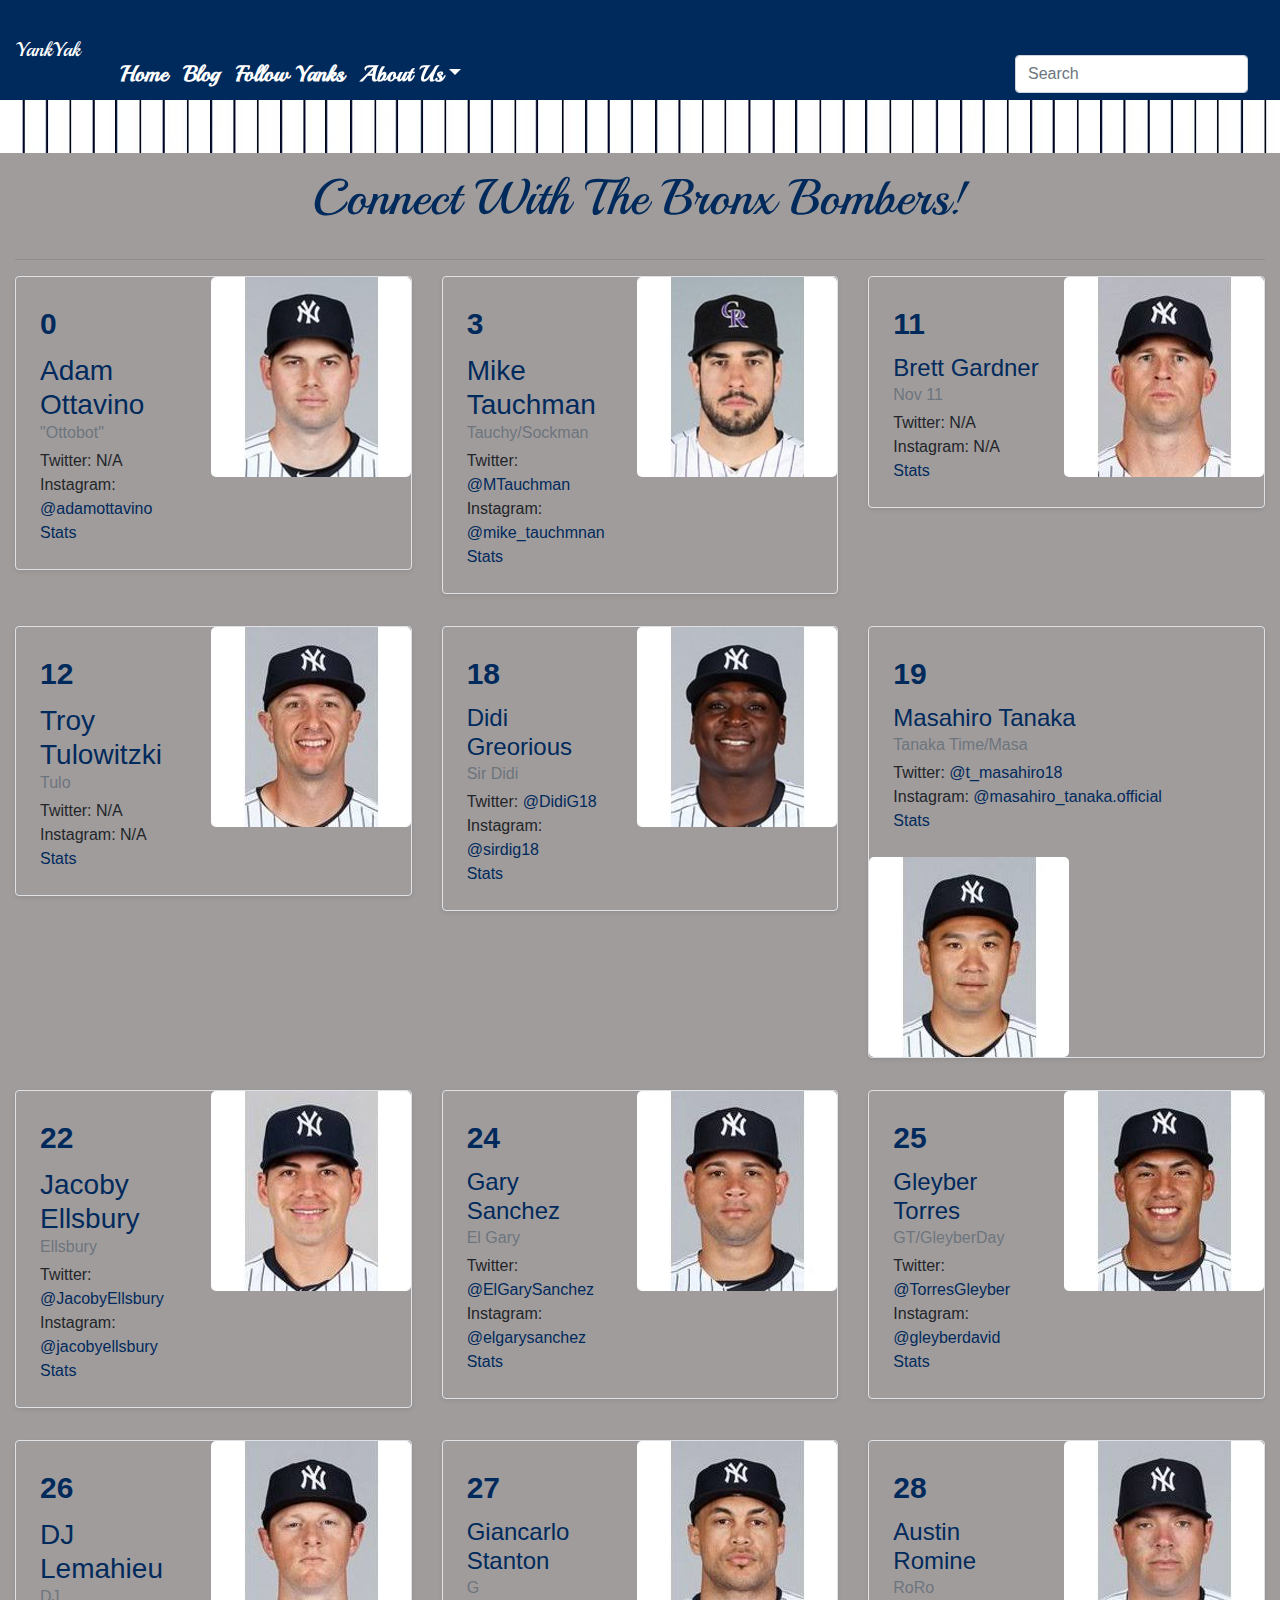
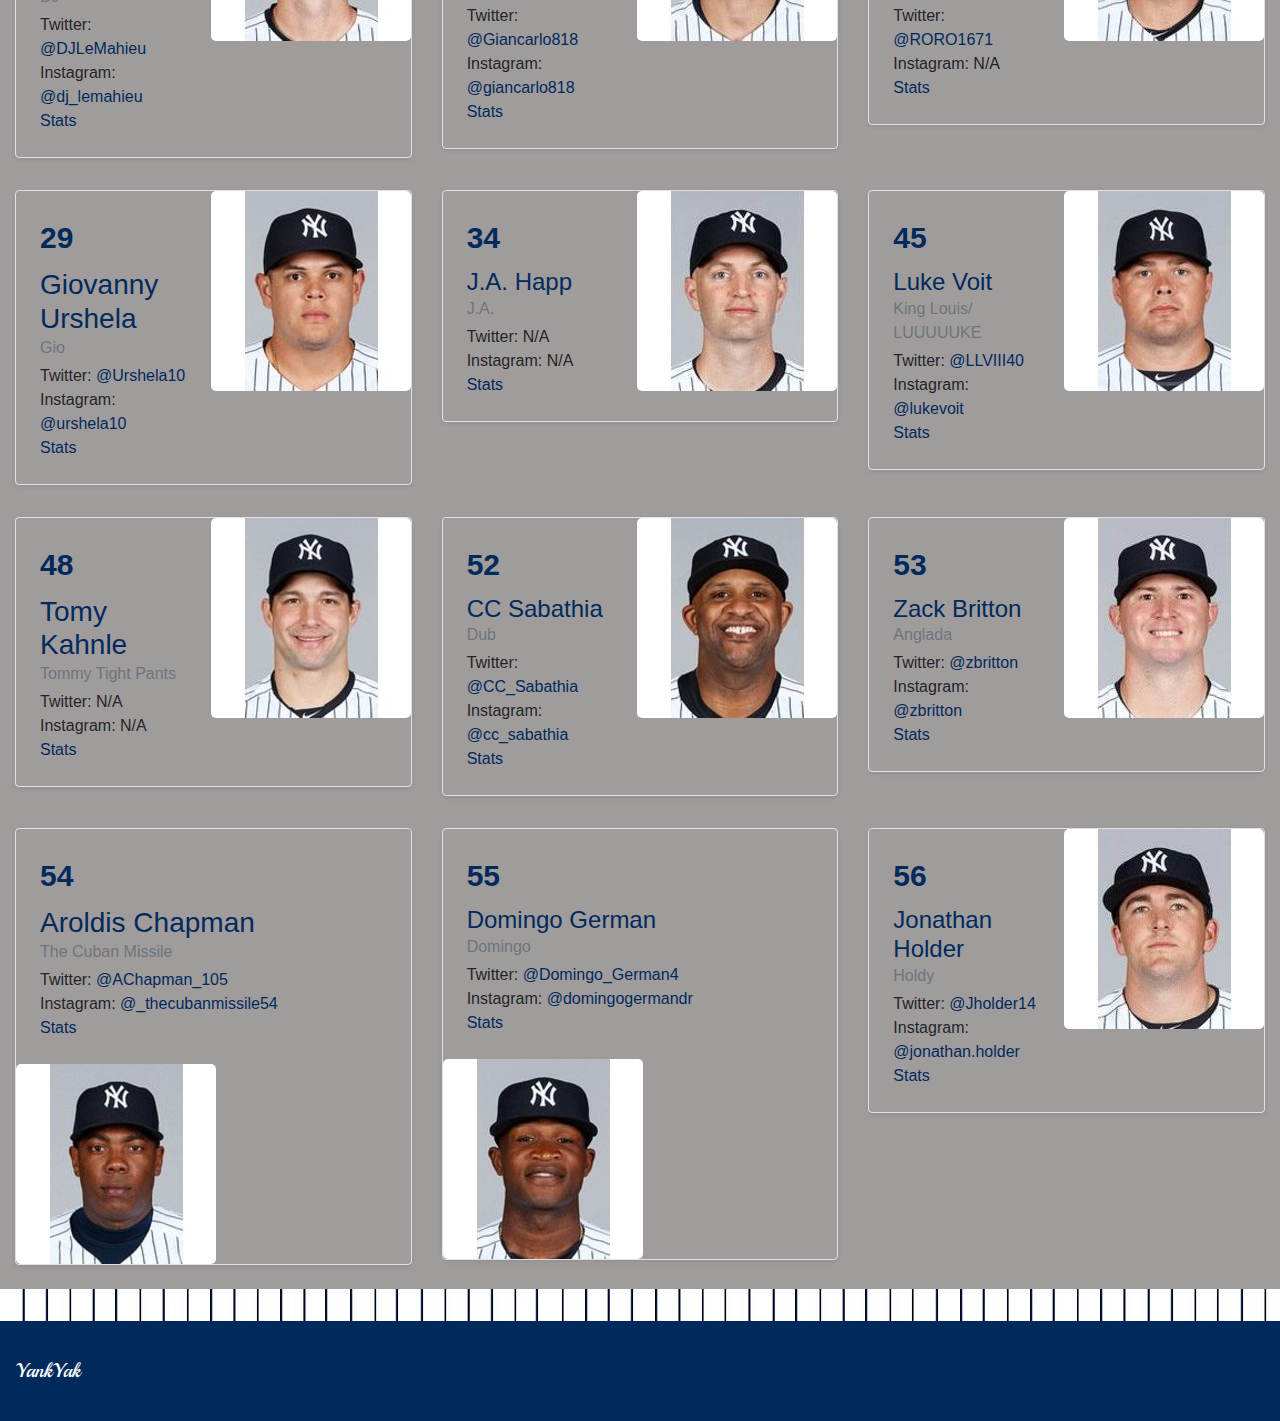
<file: players-social-media.html>
<!DOCTYPE html>
<html lang="en">
<head>
    <meta charset="UTF-8">
    <meta name="viewport" content="width=device-width, initial-scale=1.0">
    <meta http-equiv="X-UA-Compatible" content="ie=edge">
    <link rel="stylesheet" href="https://stackpath.bootstrapcdn.com/bootstrap/4.3.1/css/bootstrap.min.css"
    integrity="sha384-ggOyR0iXCbMQv3Xipma34MD+dH/1fQ784/j6cY/iJTQUOhcWr7x9JvoRxT2MZw1T" crossorigin="anonymous">
    <link rel="stylesheet" href="./css/style.css">
    <link href="https://fonts.googleapis.com/css?family=Playball" rel="stylesheet"><!--https://fonts.google.com/specimen/Playball?selection.family=Playball-->
    <link rel="stylesheet" href="https://use.fontawesome.com/releases/v5.7.2/css/all.css" integrity="sha384-fnmOCqbTlWIlj8LyTjo7mOUStjsKC4pOpQbqyi7RrhN7udi9RwhKkMHpvLbHG9Sr" crossorigin="anonymous">

<style>
    .headshot{
        width: 80px;
        height: 50px;;
    }
    .fab{
      color: #002A5C;
    }
    .nav-link{
        color:white !important;
      }
      .px-30{
        font-size: 30px;
      }
</style>

    <title>Follow Yanks</title>
</head>
<body background="images/pinstripes.jpg"></body>
    <!--START NAV BAR                        NAVBAR-COLLPASE IN LINE 39: KEEP IT AND Z INDEX IS SCREWED UP. TAKE IT OUT AND MY NAVBAR LINKS GO AWAY. NAVBAR TAG IN 39: (i DELETED) IF I ADD IT THEN THE NAVBAR WORKS PERFECTLY BUT ON FULL SCREEN IT SCREWS UP THE LAYOUT OF THE NAVBAR SLIGHTLY  -->
    <nav class=" navbar navbar-expand-md navbar-dark sticky-top">
      
      <button class="navbar-toggler" type="button" data-toggle="collapse" data-target="#navbarsExample03"
          aria-controls="navbarsExample03" aria-expanded="false" aria-label="Toggle navigation">
          <span class="navbar-toggler-icon"></span>
      </button>
      <a class="navbar-brand playball" href="./index.html">YankYak</a>
      
     <!--here--> <div class=" navbar collapse navbar-collapse navbar-default navbar-static-top" id="navbarsExample03" style = "height: 100%;">
          <ul class="navbar-nav mr-auto"><!--mr-auto??-->
              <li class="nav-item active">
                  <a class="nav-link" href="./index.html">Home <span class="sr-only">(current)</span></a>
              </li>
              <li class="nav-item">
                  <a class="nav-link" href="./blog.html">Blog</a>
              </li>
              <li class="nav-item">
                  <a class="nav-link" href="./players-social-media.html">Follow Yanks</a>
              </li>

              <li class="nav-item dropdown">
                  <a class="nav-link dropdown-toggle" href="#" id="dropdown03" data-toggle="dropdown"
                      aria-haspopup="true" aria-expanded="false">About Us</a>
                  <div class="dropdown-menu" aria-labelledby="dropdown03">
                      <a class="dropdown-item" href="./about.html">About Us</a>
                      <a class="dropdown-item" href="./join-us.html">Want to Join the Team?</a>
                  </div>
              </li>
          </ul>
          <form class="form-inline my-2 my-md-0">
              <input class="form-control" type="text" placeholder="Search">
          </form>
      </div>
  </nav>
  <!--END NAV BAR-->
  <br><br>
  <main class="container col-md-12 col-sm-12 col-xs-12">
    <h1 class="text-center yankee-blue">Connect With The Bronx Bombers!</h1> 
    <hr>
    <div class="row mb-2">
        <!--Adam Ottavino-->
          <div class="col-md-4">
              <div class="row no-gutters border rounded overflow-hidden flex-md-row mb-4 shadow-sm h-md-250 position-relative">
                <div class="col p-4 d-flex flex-column position-static">
                  <strong class="d-inline-block mb-2 yankee-blue px-30">0</strong>
                  <h3 class="mb-0">Adam Ottavino</h3>
                  <div class="mb-1 text-muted">"Ottobot"</div>
                  <p class="mb-auto">Twitter: N/A</p>
                  <p class="mb-auto">Instagram: <a target="_blank" href="https://www.instagram.com/adamottavino/">@adamottavino</a></p>
  
                  <a target="_blank" href="https://baseballsavant.mlb.com/savant-player/adam-ottavino-493603?stats=career-r-pitching-mlb">Stats</a>
                </div>
                <div class="col-auto d-lg-block">
                  <img class="img-fluid" src="./images/200by250/adam-ottavino.jpg" alt="Adam Ottavino">
                </div>
              </div>
            </div>
            <!--Mike Tauchman-->
          <div class="col-md-4">
            <div class="row no-gutters border rounded overflow-hidden flex-md-row mb-4 shadow-sm h-md-250 position-relative">
              <div class="col p-4 d-flex flex-column position-static">
                <strong class="d-inline-block mb-2 yankee-blue px-30">3</strong>
                <h3 class="mb-0">Mike Tauchman</h3>
                <div class="mb-1 text-muted">Tauchy/Sockman</div>
                <p class="mb-auto">Twitter:  <a target="_blank" href="https://www.twitter.com/MTauchman">@MTauchman</a> </p>
                <p class="mb-auto">Instagram: <a target="_blank" href="https://www.instagram.com/mike_tauchman/">@mike_tauchmnan</a></p>

                <a target="_blank" href="https://baseballsavant.mlb.com/savant-player/adam-ottavino-493603?stats=career-r-pitching-mlb">Stats</a>
              </div>
              <div class="col-auto d-lg-block">
                <img class="img-fluid" src="./images/200by250/mike-tauchman.jpg" alt="Adam Ottavino">
              </div>
            </div>
          </div>
            <!--Brett Gardner-->
            <div class="col-md-4">
              <div class="row no-gutters border rounded overflow-hidden flex-md-row mb-4 shadow-sm h-md-250 position-relative">
                <div class="col p-4 d-flex flex-column position-static">
                  <strong class="d-inline-block mb-2 yankee-blue px-30">11</strong>
                  <h4 class="mb-0">Brett Gardner</h4>
                  <div class="mb-1 text-muted">Nov 11</div>
                  <p class="mb-auto">Twitter:  N/A</p>
                  <p class="mb-auto">Instagram: N/A</p>
  
                  <a target="_blank" href="https://baseballsavant.mlb.com/savant-player/adam-ottavino-493603?stats=career-r-pitching-mlb">Stats</a>
                </div>
                <div class="col-auto d-lg-block">
                  <img class="img-fluid" src="./images/200by250/brett-gardner.jpg" alt="Adam Ottavino">
                </div>
              </div>
            </div>
 </div>
 <div class="row mb-2">
  <!--Troy Tulowitzki-->
    <div class="col-md-4">
        <div class="row no-gutters border rounded overflow-hidden flex-md-row mb-4 shadow-sm h-md-250 position-relative">
          <div class="col p-4 d-flex flex-column position-static">
            <strong class="d-inline-block mb-2 yankee-blue px-30">12</strong>
            <h3 class="mb-0">Troy Tulowitzki</h3>
            <div class="mb-1 text-muted">Tulo</div>
            <p class="mb-auto">Twitter: N/A</p>
            <p class="mb-auto">Instagram: N/A</p>

            <a target="_blank" href="https://baseballsavant.mlb.com/savant-player/adam-ottavino-493603?stats=career-r-pitching-mlb">Stats</a>
          </div>
          <div class="col-auto d-lg-block">
            <img class="img-fluid" src="./images/200by250/troy-tulowitzki.jpg" alt="Adam Ottavino">
          </div>
        </div>
      </div>
      <!--Didi Gregorious-->
    <div class="col-md-4">
      <div class="row no-gutters border rounded overflow-hidden flex-md-row mb-4 shadow-sm h-md-250 position-relative">
        <div class="col p-4 d-flex flex-column position-static">
          <strong class="d-inline-block mb-2 yankee-blue px-30">18</strong>
          <h4 class="mb-0">Didi Greorious</h4>
          <div class="mb-1 text-muted">Sir Didi</div>
          <p class="mb-auto">Twitter:  <a target="_blank" href="https://www.twitter.com/DidiG18">@DidiG18</a> </p>
          <p class="mb-auto">Instagram: <a target="_blank" href="https://www.instagram.com/sirdidig18/">@sirdig18</a></p>

          <a target="_blank" href="https://baseballsavant.mlb.com/savant-player/adam-ottavino-493603?stats=career-r-pitching-mlb">Stats</a>
        </div>
        <div class="col-auto d-lg-block">
          <img class="img-fluid" src="./images/200by250/didi-gregorious.jpg" alt="Adam Ottavino">
        </div>
      </div>
    </div>
      <!--Masahiro Tanaka-->
      <div class="col-md-4">
        <div class="row no-gutters border rounded overflow-hidden flex-md-row mb-4 shadow-sm h-md-250 position-relative">
          <div class="col p-4 d-flex flex-column position-static">
            <strong class="d-inline-block mb-2 yankee-blue px-30">19</strong>
            <h4 class="mb-0">Masahiro Tanaka</h4>
            <div class="mb-1 text-muted">Tanaka Time/Masa</div>
            <p class="mb-auto">Twitter:  <a target="_blank" href="https://www.twitter.com/t_masahiro18">@t_masahiro18</a> </p>
            <p class="mb-auto">Instagram: <a target="_blank" href="https://www.instagram.com/masahiro_tanaka.official/">@masahiro_tanaka.official</a></p>

            <a target="_blank" href="https://baseballsavant.mlb.com/savant-player/adam-ottavino-493603?stats=career-r-pitching-mlb">Stats</a>
          </div>
          <div class="col-auto d-lg-block">
            <img class="img-fluid" src="./images/200by250/masahiro-tanaka.jpg" alt="Adam Ottavino">
          </div>
        </div>
      </div>
</div>

<div class="row mb-2">
  <!--Jacoby Ellsbury-->
    <div class="col-md-4">
        <div class="row no-gutters border rounded overflow-hidden flex-md-row mb-4 shadow-sm h-md-250 position-relative">
          <div class="col p-4 d-flex flex-column position-static">
            <strong class="d-inline-block mb-2 yankee-blue px-30">22</strong>
            <h3 class="mb-0">Jacoby Ellsbury</h3>
            <div class="mb-1 text-muted">Ellsbury</div>
            <p class="mb-auto">Twitter:  <a target="_blank" href="https://www.twitter.com/JacobyEllsbury">@JacobyEllsbury</a> </p>
            <p class="mb-auto">Instagram: <a target="_blank" href="https://www.instagram.com/jacobyellsbury/">@jacobyellsbury</a></p>

            <a target="_blank" href="https://baseballsavant.mlb.com/savant-player/adam-ottavino-493603?stats=career-r-pitching-mlb">Stats</a>
          </div>
          <div class="col-auto d-lg-block">
            <img class="img-fluid" src="./images/200by250/jacoby-ellsbury.jpg" alt="Adam Ottavino">
          </div>
        </div>
      </div>
      <!--Gay Sanchez-->
    <div class="col-md-4">
      <div class="row no-gutters border rounded overflow-hidden flex-md-row mb-4 shadow-sm h-md-250 position-relative">
        <div class="col p-4 d-flex flex-column position-static">
          <strong class="d-inline-block mb-2 yankee-blue px-30">24</strong>
          <h4 class="mb-0">Gary Sanchez</h4>
          <div class="mb-1 text-muted">El Gary</div>
          <p class="mb-auto">Twitter:  <a target="_blank" href="https://www.twitter.com/ElGarySanchez">@ElGarySanchez</a> </p>
          <p class="mb-auto">Instagram: <a target="_blank" href="https://www.instagram.com/elgarysanchez/">@elgarysanchez</a></p>

          <a target="_blank" href="https://baseballsavant.mlb.com/savant-player/adam-ottavino-493603?stats=career-r-pitching-mlb">Stats</a>
        </div>
        <div class="col-auto d-lg-block">
          <img class="img-fluid" src="./images/200by250/gary-sanchez.jpg" alt="Adam Ottavino">
        </div>
      </div>
    </div>
      <!--Gleyber Torres-->
      <div class="col-md-4">
        <div class="row no-gutters border rounded overflow-hidden flex-md-row mb-4 shadow-sm h-md-250 position-relative">
          <div class="col p-4 d-flex flex-column position-static">
            <strong class="d-inline-block mb-2 yankee-blue px-30">25</strong>
            <h4 class="mb-0">Gleyber Torres</h4>
            <div class="mb-1 text-muted">GT/GleyberDay</div>
            <p class="mb-auto">Twitter:  <a target="_blank" href="https://www.twitter.com/TorresGleyber">@TorresGleyber</a> </p>
            <p class="mb-auto">Instagram: <a target="_blank" href="https://www.instagram.com/gleyberdavid/">@gleyberdavid</a></p>

            <a target="_blank" href="https://baseballsavant.mlb.com/savant-player/adam-ottavino-493603?stats=career-r-pitching-mlb">Stats</a>
          </div>
          <div class="col-auto d-lg-block">
            <img class="img-fluid" src="./images/200by250/gleyber-torres.jpg" alt="Adam Ottavino">
          </div>
        </div>
      </div>
</div>
<div class="row mb-2">
  <!--DJ Lemahieu-->
    <div class="col-md-4">
        <div class="row no-gutters border rounded overflow-hidden flex-md-row mb-4 shadow-sm h-md-250 position-relative">
          <div class="col p-4 d-flex flex-column position-static">
            <strong class="d-inline-block mb-2 yankee-blue px-30">26</strong>
            <h3 class="mb-0">DJ Lemahieu</h3>
            <div class="mb-1 text-muted">DJ</div>
            <p class="mb-auto">Twitter:  <a target="_blank" href="https://www.twitter.com/DJLeMahieu">@DJLeMahieu</a> </p>
            <p class="mb-auto">Instagram: <a target="_blank" href="https://www.instagram.com/dj_lemahieu/">@dj_lemahieu</a></p>

            <a target="_blank" href="https://baseballsavant.mlb.com/savant-player/adam-ottavino-493603?stats=career-r-pitching-mlb">Stats</a>
          </div>
          <div class="col-auto d-lg-block">
            <img class="img-fluid" src="./images/200by250/dj-lemahieu.jpg" alt="Adam Ottavino">
          </div>
        </div>
      </div>
      <!--Giancarlo Stanton-->
    <div class="col-md-4">
      <div class="row no-gutters border rounded overflow-hidden flex-md-row mb-4 shadow-sm h-md-250 position-relative">
        <div class="col p-4 d-flex flex-column position-static">
          <strong class="d-inline-block mb-2 yankee-blue px-30">27</strong>
          <h4 class="mb-0">Giancarlo Stanton</h4>
          <div class="mb-1 text-muted">G</div>
          <p class="mb-auto">Twitter:  <a target="_blank" href="https://www.twitter.com/Giancarlo818">@Giancarlo818</a> </p>
          <p class="mb-auto">Instagram: <a target="_blank" href="https://www.instagram.com/giancarlo818/">@giancarlo818</a></p>

          <a target="_blank" href="https://baseballsavant.mlb.com/savant-player/adam-ottavino-493603?stats=career-r-pitching-mlb">Stats</a>
        </div>
        <div class="col-auto d-lg-block">
          <img class="img-fluid" src="./images/200by250/giancarlo-stanton.jpg" alt="Adam Ottavino">
        </div>
      </div>
    </div>
      <!--Austin Romine-->
      <div class="col-md-4">
        <div class="row no-gutters border rounded overflow-hidden flex-md-row mb-4 shadow-sm h-md-250 position-relative">
          <div class="col p-4 d-flex flex-column position-static">
            <strong class="d-inline-block mb-2 yankee-blue px-30">28</strong>
            <h4 class="mb-0">Austin Romine</h4>
            <div class="mb-1 text-muted">RoRo</div>
            <p class="mb-auto">Twitter:  <a target="_blank" href="https://www.twitter.com/RORO1671">@RORO1671</a> </p>
            <p class="mb-auto">Instagram: N/A</p>

            <a target="_blank" href="https://baseballsavant.mlb.com/savant-player/adam-ottavino-493603?stats=career-r-pitching-mlb">Stats</a>
          </div>
          <div class="col-auto d-lg-block">
            <img class="img-fluid" src="./images/200by250/austin-romine.jpg" alt="Adam Ottavino">
          </div>
        </div>
      </div>
</div>
<div class="row mb-2">
  <!--Giovanny Urshela-->
    <div class="col-md-4">
        <div class="row no-gutters border rounded overflow-hidden flex-md-row mb-4 shadow-sm h-md-250 position-relative">
          <div class="col p-4 d-flex flex-column position-static">
            <strong class="d-inline-block mb-2 yankee-blue px-30">29</strong>
            <h3 class="mb-0">Giovanny Urshela</h3>
            <div class="mb-1 text-muted">Gio</div>
            <p class="mb-auto">Twitter:  <a target="_blank" href="https://www.twitter.com/Urshela10">@Urshela10</a> </p>
            <p class="mb-auto">Instagram: <a target="_blank" href="https://www.instagram.com/urshela10">@urshela10</a></p>

            <a target="_blank" href="https://baseballsavant.mlb.com/savant-player/adam-ottavino-493603?stats=career-r-pitching-mlb">Stats</a>
          </div>
          <div class="col-auto d-lg-block">
            <img class="img-fluid" src="./images/200by250/giovanny-urshela.jpg" alt="Adam Ottavino">
          </div>
        </div>
      </div>
      <!--J.A. Happ-->
    <div class="col-md-4">
      <div class="row no-gutters border rounded overflow-hidden flex-md-row mb-4 shadow-sm h-md-250 position-relative">
        <div class="col p-4 d-flex flex-column position-static">
          <strong class="d-inline-block mb-2 yankee-blue px-30">34</strong>
          <h4 class="mb-0">J.A. Happ</h4>
          <div class="mb-1 text-muted">J.A.</div>
          <p class="mb-auto">Twitter: N/A </p>
          <p class="mb-auto">Instagram: N/A</p>

          <a target="_blank" href="https://baseballsavant.mlb.com/savant-player/adam-ottavino-493603?stats=career-r-pitching-mlb">Stats</a>
        </div>
        <div class="col-auto d-lg-block">
          <img class="img-fluid" src="./images/200by250/j.a.-happ.jpg" alt="Adam Ottavino">
        </div>
      </div>
    </div>
      <!--Luke VOit-->
      <div class="col-md-4">
        <div class="row no-gutters border rounded overflow-hidden flex-md-row mb-4 shadow-sm h-md-250 position-relative">
          <div class="col p-4 d-flex flex-column position-static">
            <strong class="d-inline-block mb-2 yankee-blue px-30">45</strong>
            <h4 class="mb-0">Luke Voit</h4>
            <div class="mb-1 text-muted">King Louis/ LUUUUUKE</div>
            <p class="mb-auto">Twitter:  <a target="_blank" href="https://www.twitter.com/LLVIII40">@LLVIII40</a> </p>
            <p class="mb-auto">Instagram: <a target="_blank" href="https://www.instagram.com/lukevoit">@lukevoit</a></p>

            <a target="_blank" href="https://baseballsavant.mlb.com/savant-player/adam-ottavino-493603?stats=career-r-pitching-mlb">Stats</a>
          </div>
          <div class="col-auto d-lg-block">
            <img class="img-fluid" src="./images/200by250/luke-voit.jpg" alt="Adam Ottavino">
          </div>
        </div>
      </div>
</div>
<div class="row mb-2">
  <!--Tommy Kahnle-->
    <div class="col-md-4">
        <div class="row no-gutters border rounded overflow-hidden flex-md-row mb-4 shadow-sm h-md-250 position-relative">
          <div class="col p-4 d-flex flex-column position-static">
            <strong class="d-inline-block mb-2 yankee-blue px-30">48</strong>
            <h3 class="mb-0">Tomy Kahnle</h3>
            <div class="mb-1 text-muted">Tommy Tight Pants</div>
            <p class="mb-auto">Twitter: N/A </p>
            <p class="mb-auto">Instagram: N/A</p>

            <a target="_blank" href="https://baseballsavant.mlb.com/savant-player/adam-ottavino-493603?stats=career-r-pitching-mlb">Stats</a>
          </div>
          <div class="col-auto d-lg-block">
            <img class="img-fluid" src="./images/200by250/tommy-kahnle.jpg" alt="Adam Ottavino">
          </div>
        </div>
      </div>
      <!--CC Sabathia-->
    <div class="col-md-4">
      <div class="row no-gutters border rounded overflow-hidden flex-md-row mb-4 shadow-sm h-md-250 position-relative">
        <div class="col p-4 d-flex flex-column position-static">
          <strong class="d-inline-block mb-2 yankee-blue px-30">52</strong>
          <h4 class="mb-0">CC Sabathia</h4>
          <div class="mb-1 text-muted">Dub</div>
          <p class="mb-auto">Twitter:  <a target="_blank" href="https://www.twitter.com/CC_Sabathia">@CC_Sabathia</a> </p>
          <p class="mb-auto">Instagram: <a target="_blank" href="https://www.instagram.com/cc_sabathia">@cc_sabathia</a></p>

          <a target="_blank" href="https://baseballsavant.mlb.com/savant-player/adam-ottavino-493603?stats=career-r-pitching-mlb">Stats</a>
        </div>
        <div class="col-auto d-lg-block">
          <img class="img-fluid" src="./images/200by250/cc-sabathia.jpg" alt="Adam Ottavino">
        </div>
      </div>
    </div>
      <!--Zack Britton-->
      <div class="col-md-4">
        <div class="row no-gutters border rounded overflow-hidden flex-md-row mb-4 shadow-sm h-md-250 position-relative">
          <div class="col p-4 d-flex flex-column position-static">
            <strong class="d-inline-block mb-2 yankee-blue px-30">53</strong>
            <h4 class="mb-0">Zack Britton</h4>
            <div class="mb-1 text-muted">Anglada</div>
            <p class="mb-auto">Twitter:  <a target="_blank" href="https://www.twitter.com/zbritton">@zbritton</a> </p>
            <p class="mb-auto">Instagram: <a target="_blank" href="https://www.instagram.com/zbritton">@zbritton</a></p>

            <a target="_blank" href="https://baseballsavant.mlb.com/savant-player/adam-ottavino-493603?stats=career-r-pitching-mlb">Stats</a>
          </div>
          <div class="col-auto d-lg-block">
            <img class="img-fluid" src="./images/200by250/zack-britton.jpg" alt="Adam Ottavino">
          </div>
        </div>
      </div>
</div>
<div class="row mb-2">
  <!--Aoldis Chapman-->
    <div class="col-md-4">
        <div class="row no-gutters border rounded overflow-hidden flex-md-row mb-4 shadow-sm h-md-250 position-relative">
          <div class="col p-4 d-flex flex-column position-static">
            <strong class="d-inline-block mb-2 yankee-blue px-30">54</strong>
            <h3 class="mb-0">Aroldis Chapman</h3>
            <div class="mb-1 text-muted">The Cuban Missile</div>
            <p class="mb-auto">Twitter:  <a target="_blank" href="https://www.twitter.com/AChapman_105">@AChapman_105</a> </p>
            <p class="mb-auto">Instagram: <a target="_blank" href="https://www.instagram.com//_thecubanmissile54">@_thecubanmissile54</a></p>

            <a target="_blank" href="https://baseballsavant.mlb.com/savant-player/adam-ottavino-493603?stats=career-r-pitching-mlb">Stats</a>
          </div>
          <div class="col-auto d-lg-block">
            <img class="img-fluid" src="./images/200by250/aroldis-chapman.jpg" alt="Adam Ottavino">
          </div>
        </div>
      </div>
      <!--Domingo German-->
    <div class="col-md-4">
      <div class="row no-gutters border rounded overflow-hidden flex-md-row mb-4 shadow-sm h-md-250 position-relative">
        <div class="col p-4 d-flex flex-column position-static">
          <strong class="d-inline-block mb-2 yankee-blue px-30">55</strong>
          <h4 class="mb-0">Domingo German</h4>
          <div class="mb-1 text-muted">Domingo</div>
          <p class="mb-auto">Twitter:  <a target="_blank" href="https://www.twitter.com/Domingo_German4">@Domingo_German4</a> </p>
          <p class="mb-auto">Instagram: <a target="_blank" href="https://www.instagram.com/domingogermandr">@domingogermandr</a></p>

          <a target="_blank" href="https://baseballsavant.mlb.com/savant-player/adam-ottavino-493603?stats=career-r-pitching-mlb">Stats</a>
        </div>
        <div class="col-auto d-lg-block">
          <img class="img-fluid" src="./images/200by250/domingo-german.jpg" alt="Adam Ottavino">
        </div>
      </div>
    </div>
      <!--Jonathan Holder-->
      <div class="col-md-4">
        <div class="row no-gutters border rounded overflow-hidden flex-md-row mb-4 shadow-sm h-md-250 position-relative">
          <div class="col p-4 d-flex flex-column position-static">
            <strong class="d-inline-block mb-2 yankee-blue px-30">56</strong>
            <h4 class="mb-0">Jonathan Holder</h4>
            <div class="mb-1 text-muted">Holdy</div>
            <p class="mb-auto">Twitter:  <a target="_blank" href="https://www.twitter.com/Jholder14">@Jholder14</a> </p>
            <p class="mb-auto">Instagram: <a target="_blank" href="https://www.instagram.com/jonathan.holder">@jonathan.holder</a></p>

            <a target="_blank" href="https://baseballsavant.mlb.com/savant-player/adam-ottavino-493603?stats=career-r-pitching-mlb">Stats</a>
          </div>
          <div class="col-auto d-lg-block">
            <img class="img-fluid" src="./images/200by250/jonathan-holder.jpg" alt="Adam Ottavino">
          </div>
        </div>
      </div>
</div>

                </main>
                <!--FOOTER-->
                <br>
                    <nav class="navbar navbar-expand-sm navbar-dark bg-dark">
                      <a class="navbar-brand playball" href="./index.html">YankYak</a>
                      
                    </nav>
    
    <script src="https://code.jquery.com/jquery-3.3.1.slim.min.js"
        integrity="sha384-q8i/X+965DzO0rT7abK41JStQIAqVgRVzpbzo5smXKp4YfRvH+8abtTE1Pi6jizo"
        crossorigin="anonymous"></script>
    <script src="https://cdnjs.cloudflare.com/ajax/libs/popper.js/1.14.7/umd/popper.min.js"
        integrity="sha384-UO2eT0CpHqdSJQ6hJty5KVphtPhzWj9WO1clHTMGa3JDZwrnQq4sF86dIHNDz0W1"
        crossorigin="anonymous"></script>
    <script src="https://stackpath.bootstrapcdn.com/bootstrap/4.3.1/js/bootstrap.min.js"
        integrity="sha384-JjSmVgyd0p3pXB1rRibZUAYoIIy6OrQ6VrjIEaFf/nJGzIxFDsf4x0xIM+B07jRM"
        crossorigin="anonymous"></script>
</body>
</html>
</file>
<file: css/style.css>
h1{
    color: white;
    text-align: left;
    font-family: 'Playball';
    padding: 15px;
    font-size: 50px;
    flex: 1;
    margin: 5px;
}

h2, h3, h4{
    color: #002A5C;
}

.playball{
    font-family: 'Playball';
}

.font-size-40{
    font-size: 40px;
}

.yankee-blue{
    color: #002A5C;
}

.text-center{
    text-align: center;
}

.text-left{
    text-align: left;
}

.text-white{
    color: white;
}

.logo1{
    flex: .20;
    order: 3;
    padding-top: 17.5px;
    padding-left: 100px;
}

*{
    margin: 0;
    padding: 0;
}



nav{
    width: 100%;
    height: 100px;
    background-color: #002A5C;
}


ul{
    flex: 1;
    align-items: center;
}
ul li{
    list-style: none;
    display: inline-block;
    font-weight: bold;
    line-height: 100px;
    
}

ul li a{
    text-decoration: none;
    font-size: 28px;
    font-family: 'Playball';
    color: white;
    padding: 0 20px;
    display: block;
}

.inline-block{
    display: inline-block;
}

.fab{
    color: white;
    font-size: 28px;
    padding: 0 20px;
}

.fab:hover{
    transform: scale(1.3);
    transition: 0.3s;
}

.col-width .fab{
    color:  #002A5C;
    font-size: 28px;
    padding: 0 20px;
}


.padding{
    padding: 10px;
}

.padding-bottom{
    padding-bottom: 10px;
}

main{
    background-color: rgb(161, 156, 156) ;
    
}


.main_right{
    background-color: #002A5C;
}

hr{
    color: white;
}


img:hover{
    opacity: 0.75;
} /*https://www.w3schools.com/css/css_image_transparency.asp*/

.row{
    display: flex;
}

.row img{
    border-radius: 5px;
}

.col{
    flex: 1;
}

.col2{
    flex: 2;
}

section.posts{
    flex: 1;
}
section.stat_leaders{
    flex: 1;
    padding: 10px;
}

footer{
    width: 100%;
    height: 100px;
    background-color: #002A5C;
    color: white;
    font-family: 'Playball';
    font-size: 20px;
    font-weight: bold; 
    line-height: 100px;
    
}
a{
    color: #002a5c;
}
a:link{
    text-decoration: none;
    
}



.row-margin{
    max-width: 1600px;
    margin: 40px auto 0 auto;
    display: flex;
    justify-content: space-between;
}

.col-width{
    padding: 20px;
    flex: 1;
    width: 30%;
    box-sizing: border-box;
}

.border-radius{
    border-radius: 200px;
}

.nav-link{
    color: #002A5C !important;
    font-size: 22px;
}

.navbar{
    background-color: #002A5C !important;
}
i{
    color: white;
}

/* body{
    background-image: url("images/pinstripes.jpg"); 
}
</file>
